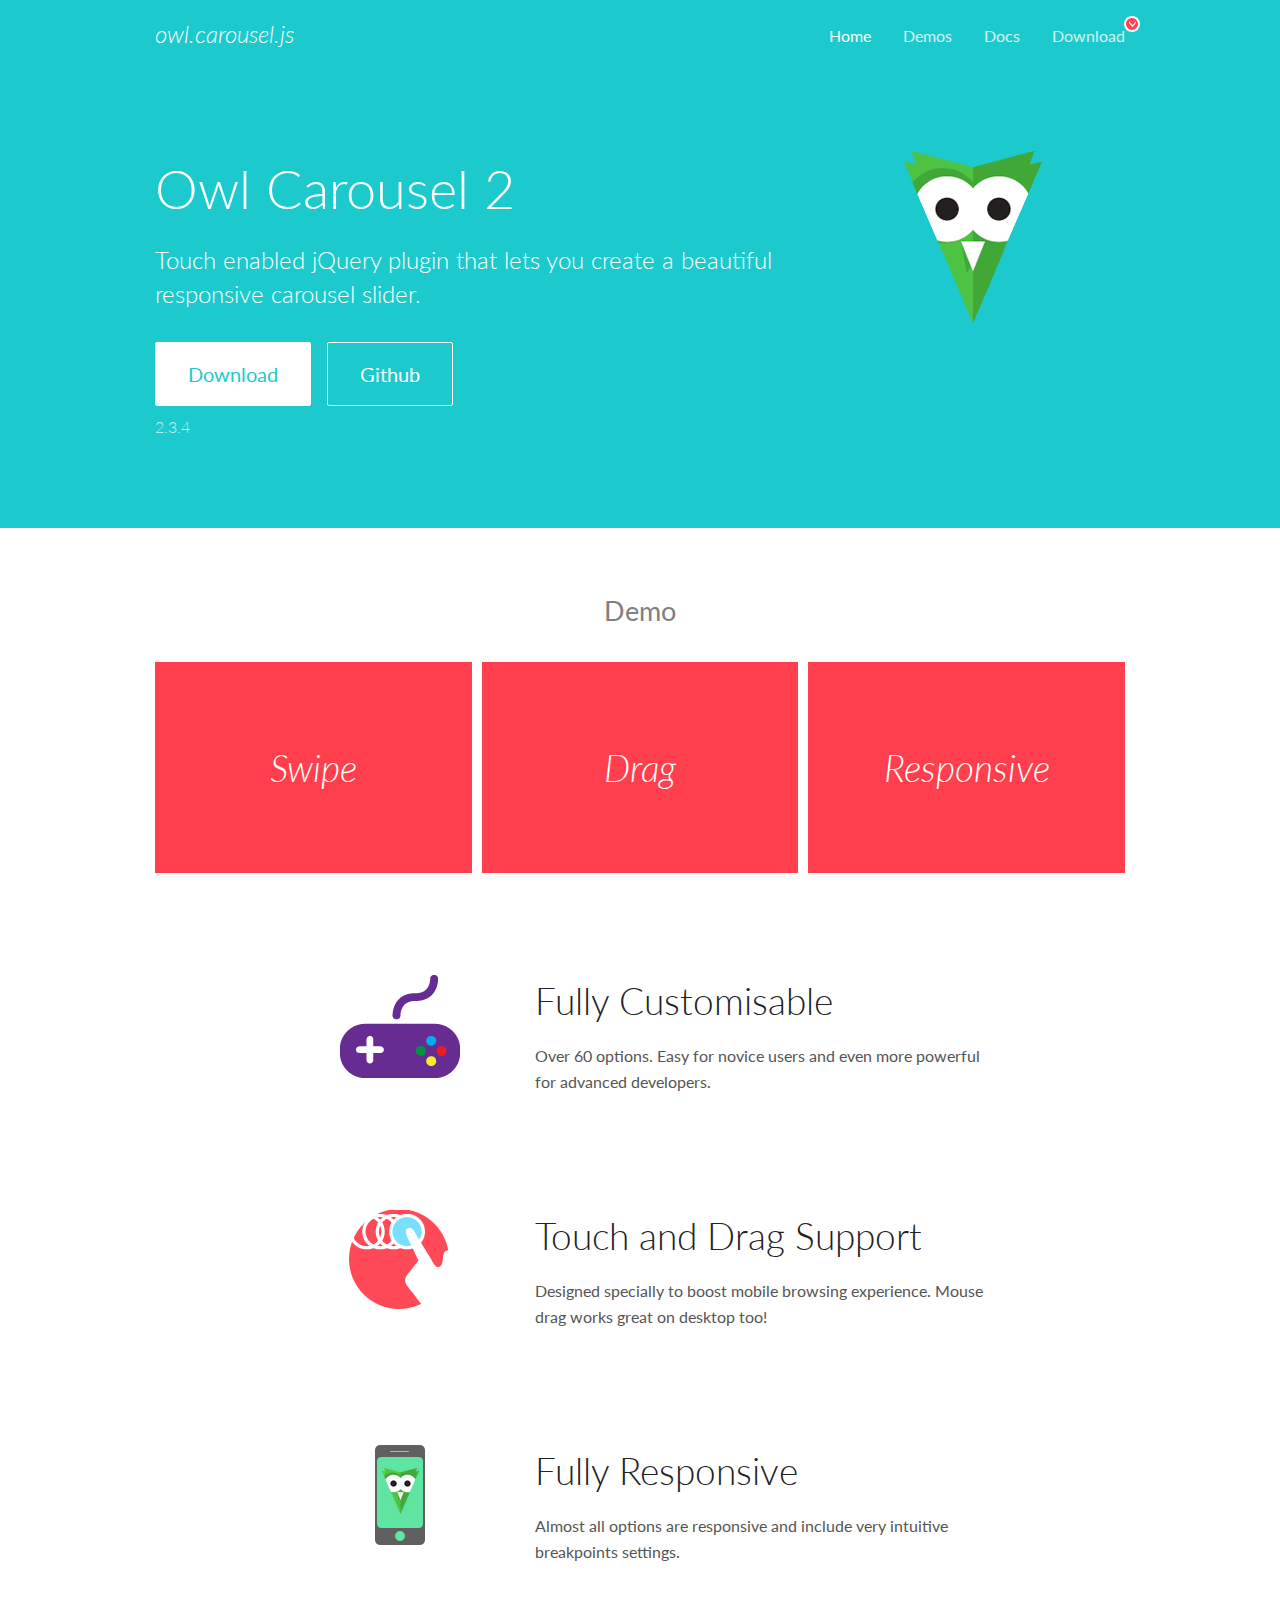
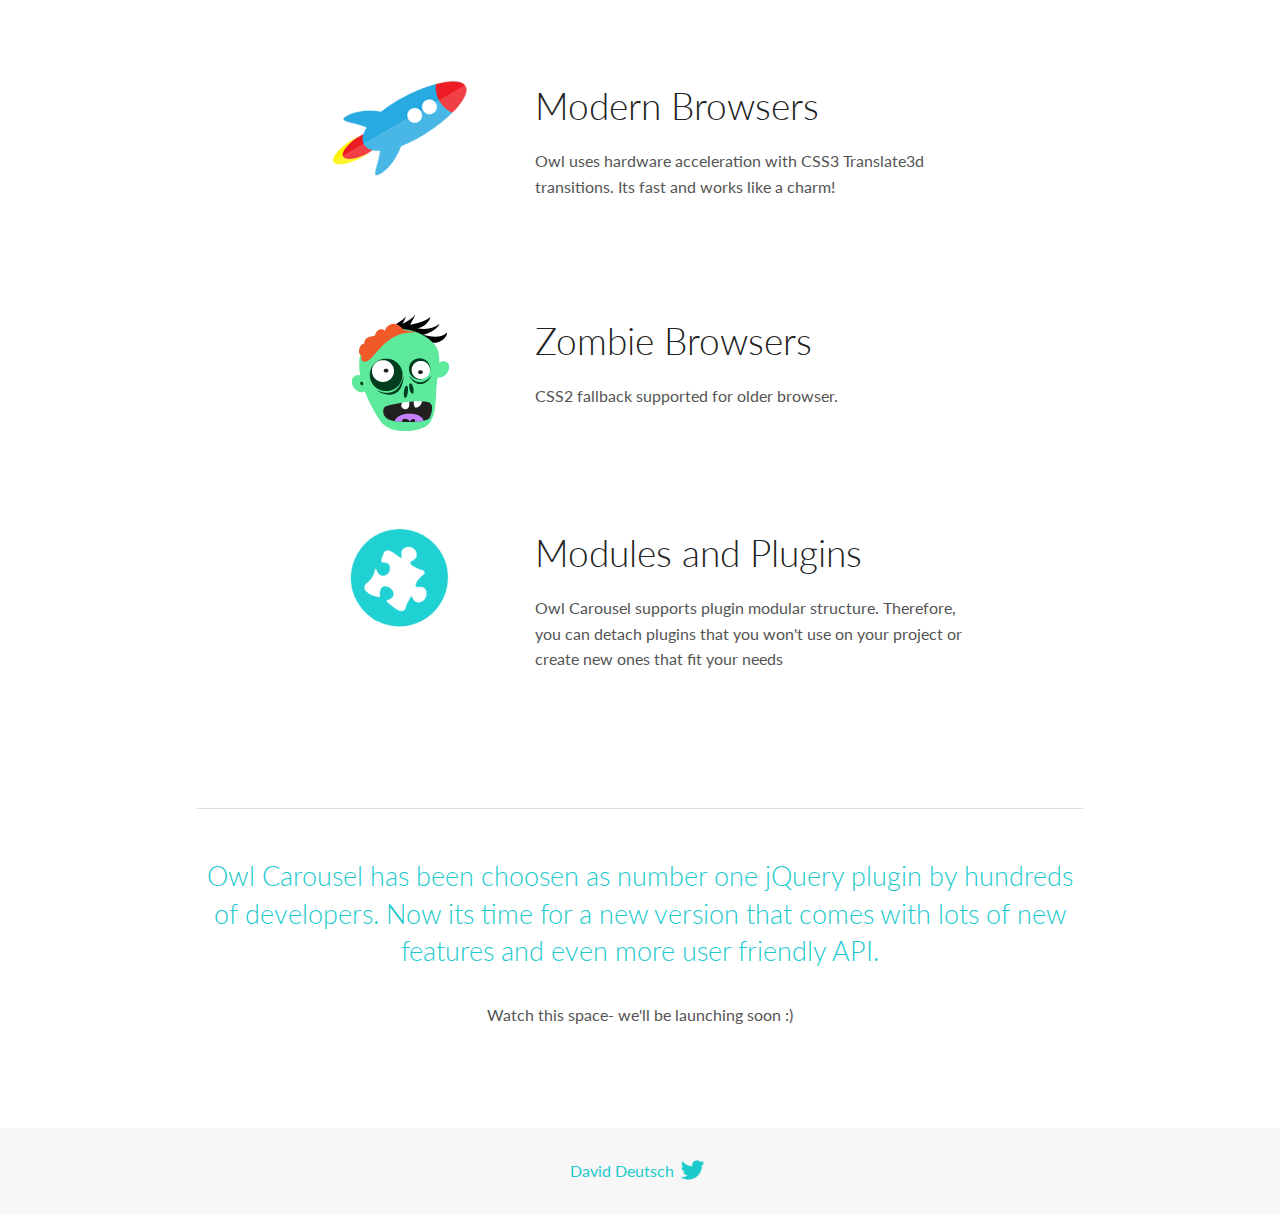
<file: portfolio/05abib/js/OwlCarousel/docs/index.html>
<!DOCTYPE html>
<html lang="en">
  <head>

    <!-- head -->
    <meta charset="utf-8">
    <meta name="msapplication-tap-highlight" content="no" />
    <meta name="viewport" content="width=device-width, initial-scale=1.0" />
    <meta name="description" content="Touch enabled jQuery plugin that lets you create beautiful responsive carousel slider.">
    <meta name="author" content="David Deutsch">
    <title>
      Home | Owl Carousel | 2.3.4
    </title>

    <!-- Stylesheets -->
    <link href='https://fonts.googleapis.com/css?family=Lato:300,400,700,400italic,300italic' rel='stylesheet' type='text/css'>
    <link rel="stylesheet" href="assets/css/docs.theme.min.css">

    <!-- Owl Stylesheets -->
    <link rel="stylesheet" href="assets/owlcarousel/assets/owl.carousel.min.css">
    <link rel="stylesheet" href="assets/owlcarousel/assets/owl.theme.default.min.css">

    <!-- HTML5 shim and Respond.js IE8 support of HTML5 elements and media queries -->

    <!--[if lt IE 9]>
      <script src="https://oss.maxcdn.com/libs/html5shiv/3.7.0/html5shiv.js"></script>
      <script src="https://oss.maxcdn.com/libs/respond.js/1.3.0/respond.min.js"></script>
    <![endif]-->

    <!-- Favicons -->
    <link rel="apple-touch-icon-precomposed" sizes="144x144" href="assets/ico/apple-touch-icon-144-precomposed.png">
    <link rel="shortcut icon" href="assets/ico/favicon.png">
    <link rel="shortcut icon" href="favicon.ico">

    <!-- Yeah i know js should not be in header. Its required for demos.-->

    <!-- javascript -->
    <script src="assets/vendors/jquery.min.js"></script>
    <script src="assets/owlcarousel/owl.carousel.js"></script>
  </head>
  <body>

    <!-- header -->
    <header class="header">
      <div class="row">
        <div class="large-12 columns">
          <div class="brand left">
            <h3>
              <a href="/OwlCarousel2/">owl.carousel.js</a> 
            </h3>
          </div>
          <a id="toggle-nav" class="right">
            <span></span> <span></span> <span></span> 
          </a> 
          <div class="nav-bar">
            <ul class="clearfix">
              <li class="active">
                <a href="/OwlCarousel2/index.html">Home</a> 
              </li>
              <li> <a href="/OwlCarousel2/demos/demos.html">Demos</a>  </li>
              <li> <a href="/OwlCarousel2/docs/started-welcome.html">Docs</a>  </li>
              <li>
                <a href="https://github.com/OwlCarousel2/OwlCarousel2/archive/2.3.4.zip">Download</a> 
                <span class="download"></span> 
              </li>
            </ul>
          </div>
        </div>
      </div>
    </header>

    <!-- home panel -->
    <section id="hero">
      <div class="row">
        <div class="large-8 medium-8 columns">
          <h1>Owl Carousel 2</h1>
          <h4>Touch enabled jQuery plugin that lets you create a beautiful responsive carousel slider.</h4>
          <a href="https://github.com/OwlCarousel2/OwlCarousel2/archive/2.3.4.zip" class="hero-button">Download</a> 
          <a href="https://github.com/OwlCarousel2/OwlCarousel2" class="hero-button outline">Github</a> 
          <p>2.3.4</p>
        </div>
        <div class="large-4 medium-4 columns">
          <img class="owl-logo" src="assets/img/owl-logo.png" alt="mr. Owl">
        </div>
      </div>
    </section>

    <!-- body -->
    <div class="home-demo">
      <div class="row">
        <div class="large-12 columns">
          <h3>Demo</h3>
          <div class="owl-carousel">
            <div class="item">
              <h2>Swipe</h2>
            </div>
            <div class="item">
              <h2>Drag</h2>
            </div>
            <div class="item">
              <h2>Responsive</h2>
            </div>
            <div class="item">
              <h2>CSS3</h2>
            </div>
            <div class="item">
              <h2>Fast</h2>
            </div>
            <div class="item">
              <h2>Easy</h2>
            </div>
            <div class="item">
              <h2>Free</h2>
            </div>
            <div class="item">
              <h2>Upgradable</h2>
            </div>
            <div class="item">
              <h2>Tons of options</h2>
            </div>
            <div class="item">
              <h2>Infinity</h2>
            </div>
            <div class="item">
              <h2>Auto Width</h2>
            </div>
          </div>
        </div>
      </div>
    </div>
    <script>
      var owl = $('.owl-carousel');
      owl.owlCarousel({
        margin: 10,
        loop: true,
        responsive: {
          0: {
            items: 1
          },
          600: {
            items: 2
          },
          1000: {
            items: 3
          }
        }
      })
    </script>

    <!-- features -->
    <div id="features">
      <div class="row">
        <div class="small-12 medium-9 small-centered columns">
          <section class="row feature">
            <div class="medium-4 small-12 columns">
              <img src="assets/img/feature-options.png" alt="">
            </div>
            <div class="medium-8 small-12 columns">
              <h2>Fully Customisable</h2>
              <p>Over 60 options. Easy for novice users and even more powerful for advanced developers.</p>
            </div>
          </section>
          <section class="row feature">
            <div class="medium-4 small-12 columns">
              <img src="assets/img/feature-drag.png" alt="">
            </div>
            <div class="medium-8 small-12 columns">
              <h2>Touch and Drag Support</h2>
              <p>Designed specially to boost mobile browsing experience. Mouse drag works great on desktop too!</p>
            </div>
          </section>
          <section class="row feature">
            <div class="medium-4 small-12 columns">
              <img src="assets/img/feature-responsive.png" alt="">
            </div>
            <div class="medium-8 small-12 columns">
              <h2>Fully Responsive</h2>
              <p>Almost all options are responsive and include very intuitive breakpoints settings.</p>
            </div>
          </section>
          <section class="row feature">
            <div class="medium-4 small-12 columns">
              <img src="assets/img/feature-modern.png" alt="">
            </div>
            <div class="medium-8 small-12 columns">
              <h2>Modern Browsers</h2>
              <p>Owl uses hardware acceleration with CSS3 Translate3d transitions. Its fast and works like a charm! </p>
            </div>
          </section>
          <section class="row feature">
            <div class="medium-4 small-12 columns">
              <img src="assets/img/feature-zombie.png" alt="">
            </div>
            <div class="medium-8 small-12 columns">
              <h2>Zombie Browsers</h2>
              <p>CSS2 fallback supported for older browser.</p>
            </div>
          </section>
          <section class="row feature">
            <div class="medium-4 small-12 columns">
              <img src="assets/img/feature-module.png" alt="">
            </div>
            <div class="medium-8 small-12 columns">
              <h2>Modules and Plugins</h2>
              <p>Owl Carousel supports plugin modular structure. Therefore, you can detach plugins that you won&#x27;t use on your project or create new ones that fit your needs</p>
            </div>
          </section>
        </div>
      </div>
    </div>

    <!-- footer -->
    <section id="teaser-text">
      <div class="row">
        <div class="small-12 medium-11 small-centered columns">
          <hr>
          <h3 id="owl-carousel-has-been-choosen-as-number-one-jquery-plugin-by-hundreds-of-developers-now-its-time-for-a-new-version-that-comes-with-lots-of-new-features-and-even-more-user-friendly-api-">Owl Carousel has been choosen as number one jQuery plugin by hundreds of developers. Now its time for a new version that comes with lots of new features and even more user friendly API.</h3>
          <p>Watch this space- we&#39;ll be launching soon :)</p>
        </div>
      </div>
    </section>

    <!-- footer -->
    <footer class="footer">
      <div class="row">
        <div class="large-12 columns">
          <h5>
            <a href="/OwlCarousel2/docs/support-contact.html">David Deutsch</a> 
            <a id="custom-tweet-button" href="https://twitter.com/share?url=https://github.com/OwlCarousel2/OwlCarousel2&text=Owl Carousel - This is so awesome! " target="_blank"></a> 
          </h5>
        </div>
      </div>
    </footer>

    <!-- vendors -->
    <script src="assets/vendors/highlight.js"></script>
    <script src="assets/js/app.js"></script>
  </body>
</html>
</file>
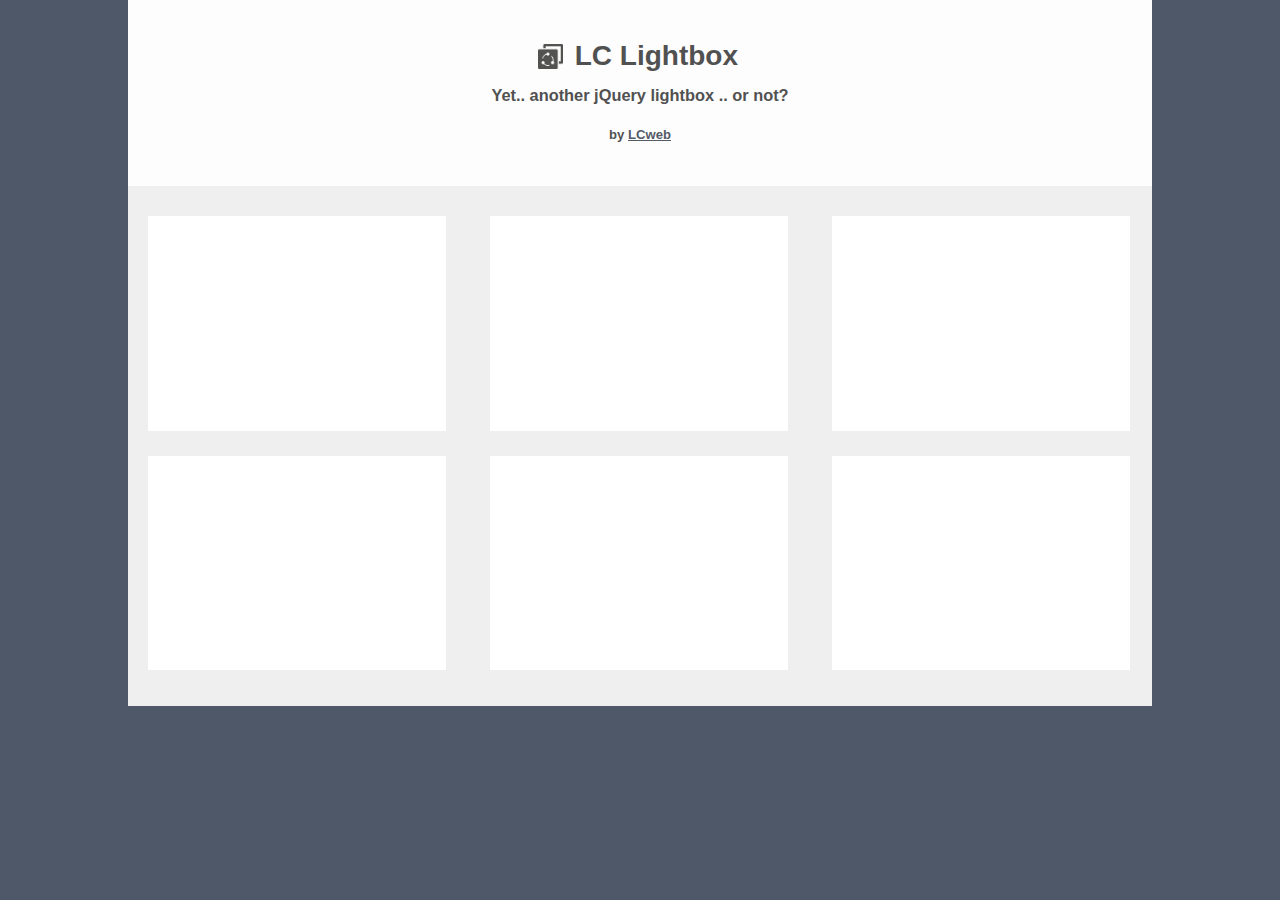
<file: js/LC-Lightbox-LITE-master/demo_lite.html>
<!DOCTYPE html PUBLIC "-//W3C//DTD XHTML 1.0 Transitional//EN" "http://www.w3.org/TR/xhtml1/DTD/xhtml1-transitional.dtd">
<html xmlns="http://www.w3.org/1999/xhtml">
<head>
<meta http-equiv="Content-Type" content="text/html; charset=utf-8" />
<meta name="viewport" content="width=device-width, initial-scale=1, maximum-scale=1">  
<title>LC Lightbox - Image Gallery Demo</title>



<!-- PAGE'S BASE CSS -->
<style type="text/css">
/*! normalize.css v2.1.2 | MIT License | git.io/normalize */article,aside,details,figcaption,figure,footer,header,hgroup,main,nav,section,summary{display:block}audio,canvas,video{display:inline-block}audio:not([controls]){display:none;height:0}[hidden]{display:none}html{font-family:sans-serif;-ms-text-size-adjust:100%;-webkit-text-size-adjust:100%}body{margin:0}a:focus{outline:thin dotted}a:active,a:hover{outline:0}h1{font-size:2em;margin:.67em 0}abbr[title]{border-bottom:1px dotted}b,strong{font-weight:700}dfn{font-style:italic}hr{-moz-box-sizing:content-box;box-sizing:content-box;height:0}mark{background:#ff0;color:#000}code,kbd,pre,samp{font-family:monospace,serif;font-size:1em}pre{white-space:pre-wrap}q{quotes:"\201C" "\201D" "\2018" "\2019"}small{font-size:80%}sub,sup{font-size:75%;line-height:0;position:relative;vertical-align:baseline}sup{top:-.5em}sub{bottom:-.25em}img{border:0}svg:not(:root){overflow:hidden}figure{margin:0}fieldset{border:1px solid silver;margin:0 2px;padding:.35em .625em .75em}legend{border:0;padding:0}button,input,select,textarea{font-family:inherit;font-size:100%;margin:0}button,input{line-height:normal}button,select{text-transform:none}button,html input[type=button],input[type=reset],input[type=submit]{-webkit-appearance:button;cursor:pointer}button[disabled],html input[disabled]{cursor:default}input[type=checkbox],input[type=radio]{box-sizing:border-box;padding:0}input[type=search]{-webkit-appearance:textfield;-moz-box-sizing:content-box;-webkit-box-sizing:content-box;box-sizing:content-box}input[type=search]::-webkit-search-cancel-button,input[type=search]::-webkit-search-decoration{-webkit-appearance:none}button::-moz-focus-inner,input::-moz-focus-inner{border:0;padding:0}textarea{overflow:auto;vertical-align:top}table{border-collapse:collapse;border-spacing:0}



body{font:14px/20px Arial,sans-serif;background-color:#4E5869;margin:0;padding:0;color:#000}dl,ol,ul{padding:0;margin:0}h1,h2,h3,h4,h5,h6,p{margin-top:0;padding-right:15px;padding-left:15px}a img{border:none}a:link{color:#414958;text-decoration:underline}a:visited{color:#4E5869;text-decoration:underline}a:active,a:focus,a:hover{text-decoration:none}.container{width:80%;max-width:1260px;min-width:335px;background-color:#FFF;margin:0 auto}.header{background-color:#fdfdfd;}.sidebar1{float:right;width:20%;background-color:#93A5C4;padding-bottom:10px}.content{padding:10px 0;width:100%;float:right;background-color:#efefef}.content ol,.content ul{padding:0 15px 15px 40px}ul.nav{list-style:none;border-top:1px solid #666;margin-bottom:15px}ul.nav li{border-bottom:1px solid #666}ul.nav a,ul.nav a:visited{padding:5px 5px 5px 15px;display:block;text-decoration:none;background-color:#8090AB;color:#000}ul.nav a:active,ul.nav a:focus,ul.nav a:hover{background-color:#6F7D94;color:#FFF}.fltrt{float:right;margin-left:8px}.fltlft{float:left;margin-right:8px}.clearfloat{clear:both;height:0;font-size:1px;line-height:0}.content,.sidebar1{min-height:500px}.content>div{margin:20px 15px}@media screen and (max-width:900px){.content>div{width:100%!important}}

#logo {
	background: url('[data-uri]') no-repeat center center transparent;
	background-size: contain;
	width: 25px;
	height: 25px;
	display: inline-block;	
	position: relative;
	bottom: -4px;
	left: -4px;
}

.elem, .elem * {
	box-sizing: border-box;
	margin: 0 !important;	
}
.elem {
	display: inline-block;
	font-size: 0;
	width: 33%;
	border: 20px solid transparent;
	border-bottom: none;
	background: #fff;
	padding: 10px;
	height: auto;
	background-clip: padding-box;
}
.elem > span {
	display: block;
	cursor: pointer;
	height: 0;
	padding-bottom:	70%;
	background-size: cover;	
	background-position: center center;
}
</style>






<!-- LIGHTBOX FADING SHOW/HIDE EFFECT (as explained in documentation) -->
<style type="text/css">
.lcl_fade_oc.lcl_pre_show #lcl_overlay,
.lcl_fade_oc.lcl_pre_show #lcl_window,
.lcl_fade_oc.lcl_is_closing #lcl_overlay,
.lcl_fade_oc.lcl_is_closing #lcl_window {
	opacity: 0 !important;
}
.lcl_fade_oc.lcl_is_closing #lcl_overlay {
	-webkit-transition-delay: .15s !important; 
	transition-delay: .15s !important;
}
</style>






<!-- //////////////////////////////////////////////// -->
<!-- REQUIRED ELEMENTS -->

<script src="lib/jquery.js" type="text/javascript"></script>

<script src="js/lc_lightbox.lite.js" type="text/javascript"></script>
<link rel="stylesheet" href="css/lc_lightbox.css" />


<!-- SKINS -->
<link rel="stylesheet" href="skins/minimal.css" />


<!-- ASSETS -->
<script src="lib/AlloyFinger/alloy_finger.min.js" type="text/javascript"></script>

<!-- //////////////////////////////////////////////// -->
<!-- //////////////////////////////////////////////// -->

</head>

<body>

<div class="container">
    <div class="header">
          
          <div style="text-align: center; color: #3f3f3f; padding: 40px 20px 25px; opacity: 0.9;"> 
              <h1><span id="logo"></span> LC Lightbox</h1>
              <h3>Yet.. another jQuery lightbox .. or not?<br/><br/>
                  <small>by <a href="https://lcweb.it/" target="_blank">LCweb</a></small>
              </h3>
          </div>
    </div>
    
    
	<div class="content">
    
   		<a class="elem" href="https://images.unsplash.com/photo-1476514525535-07fb3b4ae5f1?dpr=1&auto=format&fit=crop&w=2000&q=80&cs=tinysrgb" title="image 1" data-lcl-txt="lorem ipsum dolor sit amet" data-lcl-author="someone" data-lcl-thumb="https://images.unsplash.com/photo-1476514525535-07fb3b4ae5f1?dpr=1&auto=format&fit=crop&w=150&q=80&cs=tinysrgb">
        	<span style="background-image: url(https://images.unsplash.com/photo-1476514525535-07fb3b4ae5f1?dpr=1&auto=format&fit=crop&w=400&q=80&cs=tinysrgb);"></span>
        </a>
        <a class="elem" href="https://images.unsplash.com/photo-1502082553048-f009c37129b9?dpr=1&auto=format&fit=crop&w=2000&q=80&cs=tinysrgb" title="image 2" data-lcl-txt="lorem ipsum dolor sit amet" data-lcl-author="someone" data-lcl-thumb="https://images.unsplash.com/photo-1502082553048-f009c37129b9?dpr=1&auto=format&fit=crop&w=150&q=80&cs=tinysrgb">
        	<span style="background-image: url(https://images.unsplash.com/photo-1502082553048-f009c37129b9?dpr=1&auto=format&fit=crop&w=400&q=80&cs=tinysrgb);"></span>
        </a>
        <a class="elem" href="https://images.unsplash.com/photo-1442850473887-0fb77cd0b337?dpr=1&auto=format&fit=crop&w=2000&q=80&cs=tinysrgb" title="image 3" data-lcl-txt="lorem ipsum dolor sit amet" data-lcl-author="someone" data-lcl-thumb="https://images.unsplash.com/photo-1442850473887-0fb77cd0b337?dpr=1&auto=format&fit=crop&w=150&q=80&cs=tinysrgb">
        	<span style="background-image: url(https://images.unsplash.com/photo-1442850473887-0fb77cd0b337?dpr=1&auto=format&fit=crop&w=400&q=80&cs=tinysrgb);"></span>
        </a>
        
        
        <a class="elem" href="https://images.unsplash.com/photo-1431794062232-2a99a5431c6c?dpr=1&auto=format&fit=crop&w=2000&q=80&cs=tinysrgb" title="image 4" data-lcl-txt="lorem ipsum dolor sit amet" data-lcl-author="someone" data-lcl-thumb="https://images.unsplash.com/photo-1431794062232-2a99a5431c6c?dpr=1&auto=format&fit=crop&w=150&q=80&cs=tinysrgb">
        	<span style="background-image: url(https://images.unsplash.com/photo-1431794062232-2a99a5431c6c?dpr=1&auto=format&fit=crop&w=400&q=80&cs=tinysrgb);"></span>
        </a>
        <a class="elem" href="https://images.unsplash.com/photo-1432405972618-c60b0225b8f9?dpr=1&auto=format&fit=crop&w=2000&q=80&cs=tinysrgb" title="image 5" data-lcl-txt="lorem ipsum dolor sit amet" data-lcl-author="someone" data-lcl-thumb="https://images.unsplash.com/photo-1432405972618-c60b0225b8f9?dpr=1&auto=format&fit=crop&w=150&q=80&cs=tinysrgb">
        	<span style="background-image: url(https://images.unsplash.com/photo-1432405972618-c60b0225b8f9?dpr=1&auto=format&fit=crop&w=400&q=80&cs=tinysrgb);"></span>
        </a>
        <a class="elem" href="https://images.unsplash.com/photo-1482192505345-5655af888cc4?dpr=1&auto=format&fit=crop&w=2000&q=80&cs=tinysrgb" title="image 6" data-lcl-txt="lorem ipsum dolor sit amet" data-lcl-author="someone" data-lcl-thumb="https://images.unsplash.com/photo-1482192505345-5655af888cc4?dpr=1&auto=format&fit=crop&w=150&q=80&cs=tinysrgb">
        	<span style="background-image: url(https://images.unsplash.com/photo-1482192505345-5655af888cc4?dpr=1&auto=format&fit=crop&w=400&q=80&cs=tinysrgb);"></span>
        </a>
   
   		<br/><br/>
   	</div>
</div>



<!-- //////////////////////////////////////////////// -->
<!-- LIGHTBOX INITIALIZATION -->
<script type="text/javascript">
$(document).ready(function(e) {
   
	// live handler
	lc_lightbox('.elem', {
		wrap_class: 'lcl_fade_oc',
		gallery : true,	
		thumb_attr: 'data-lcl-thumb', 
		
		skin: 'minimal',
		radius: 0,
		padding	: 0,
		border_w: 0,
	});	

});
</script>
<!-- //////////////////////////////////////////////// -->
<!-- //////////////////////////////////////////////// -->

</body>
</html>
</file>
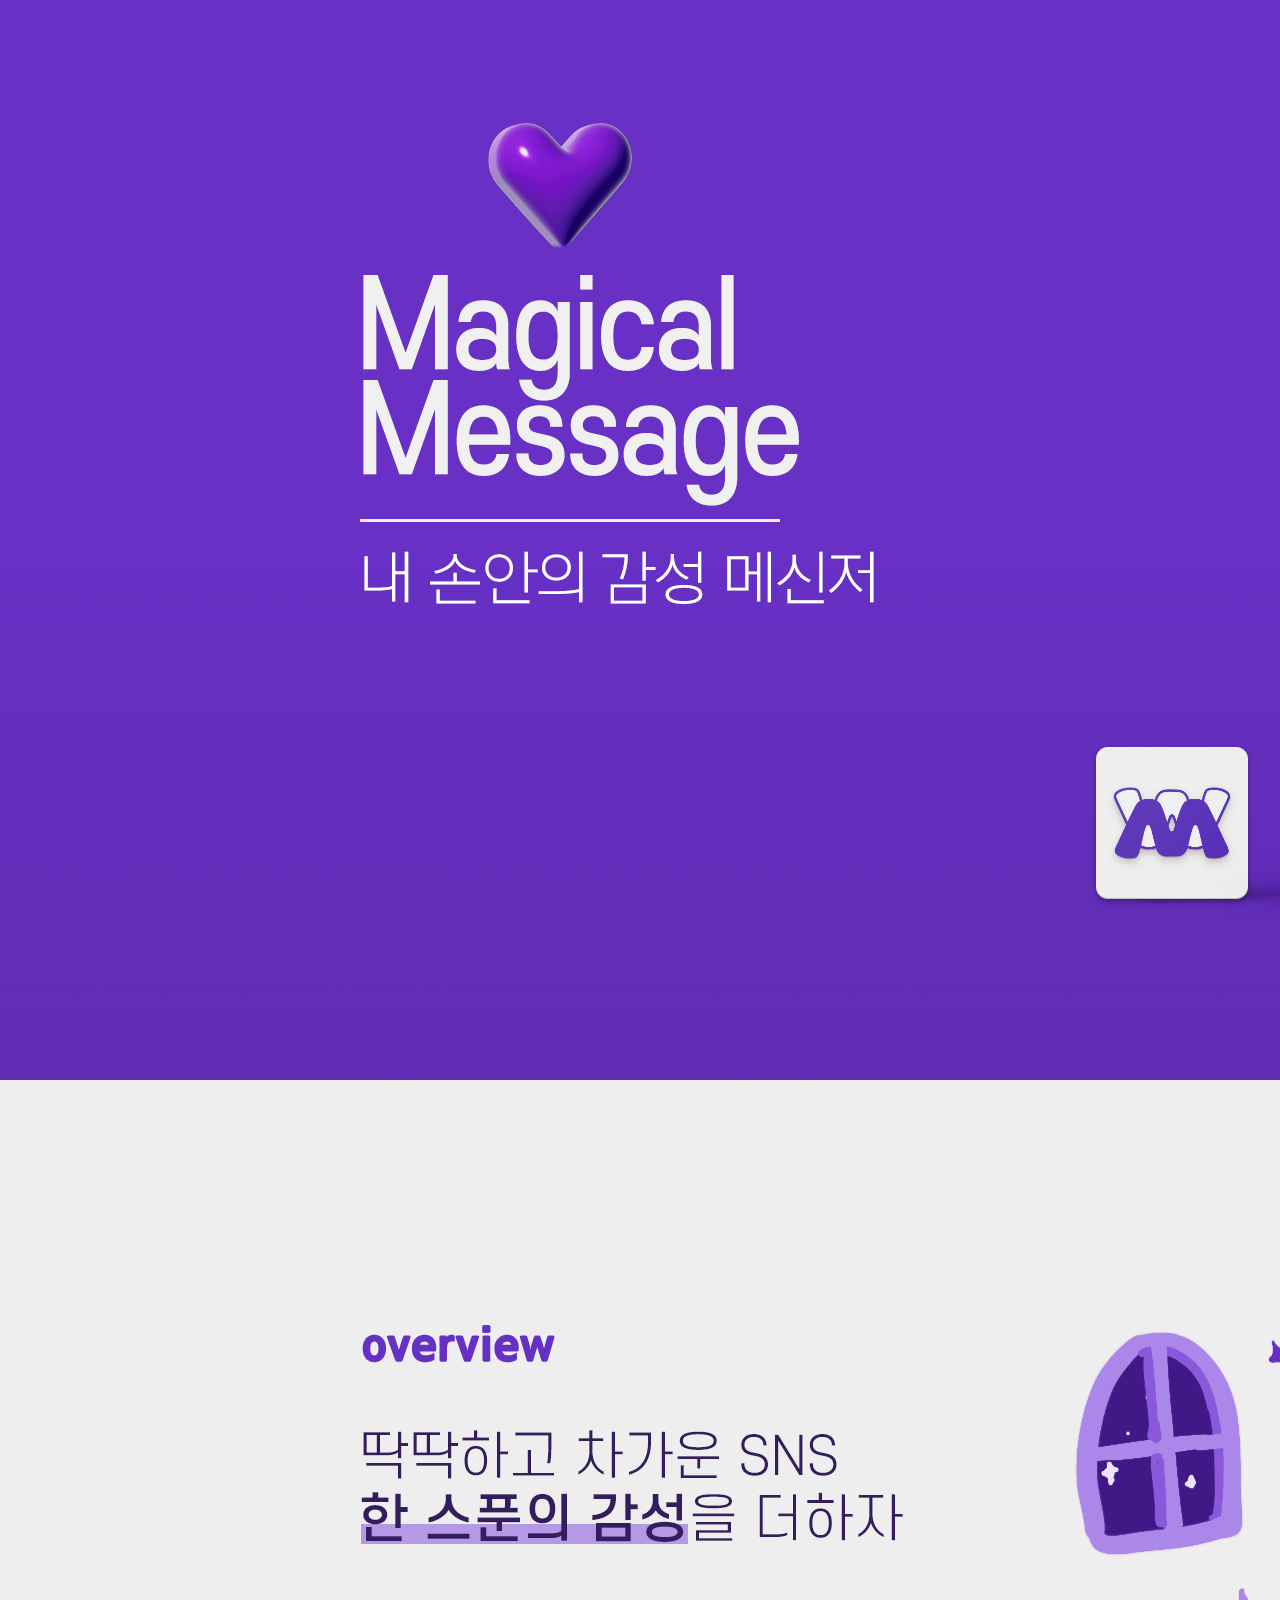
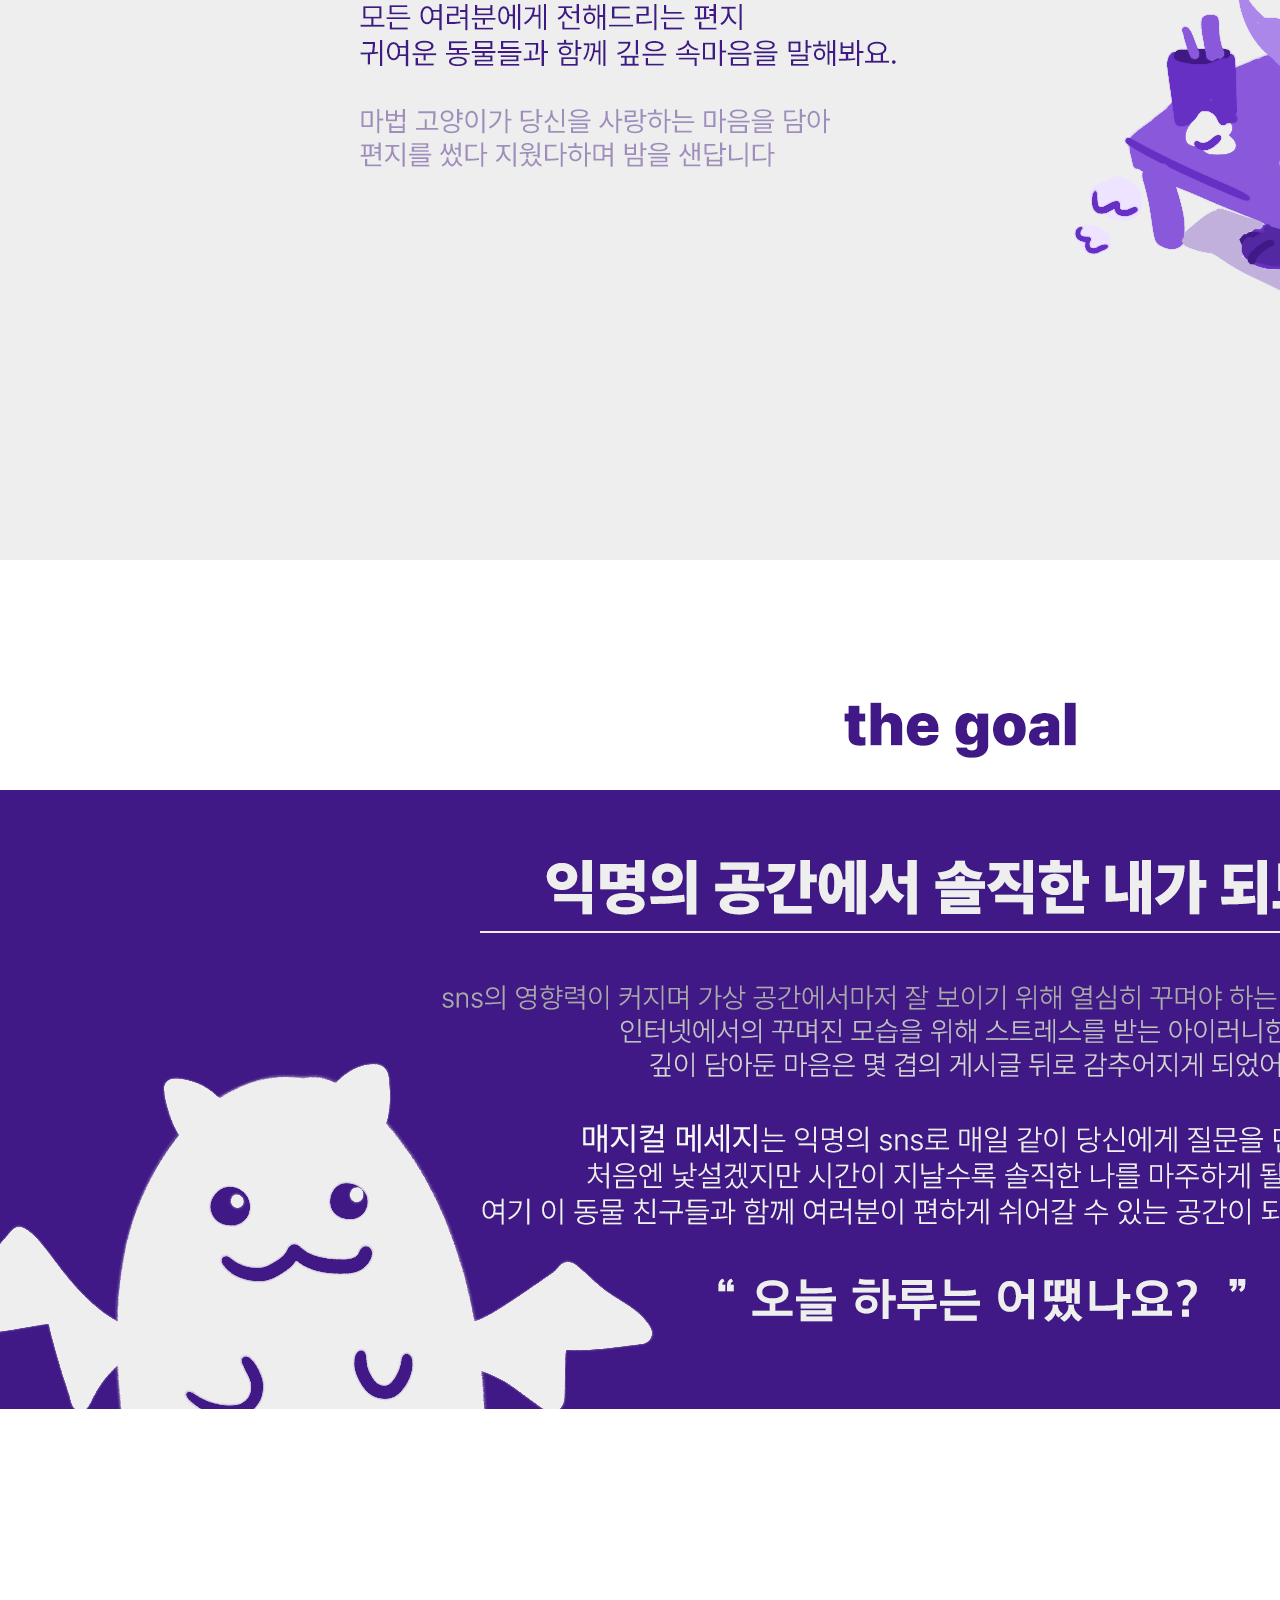
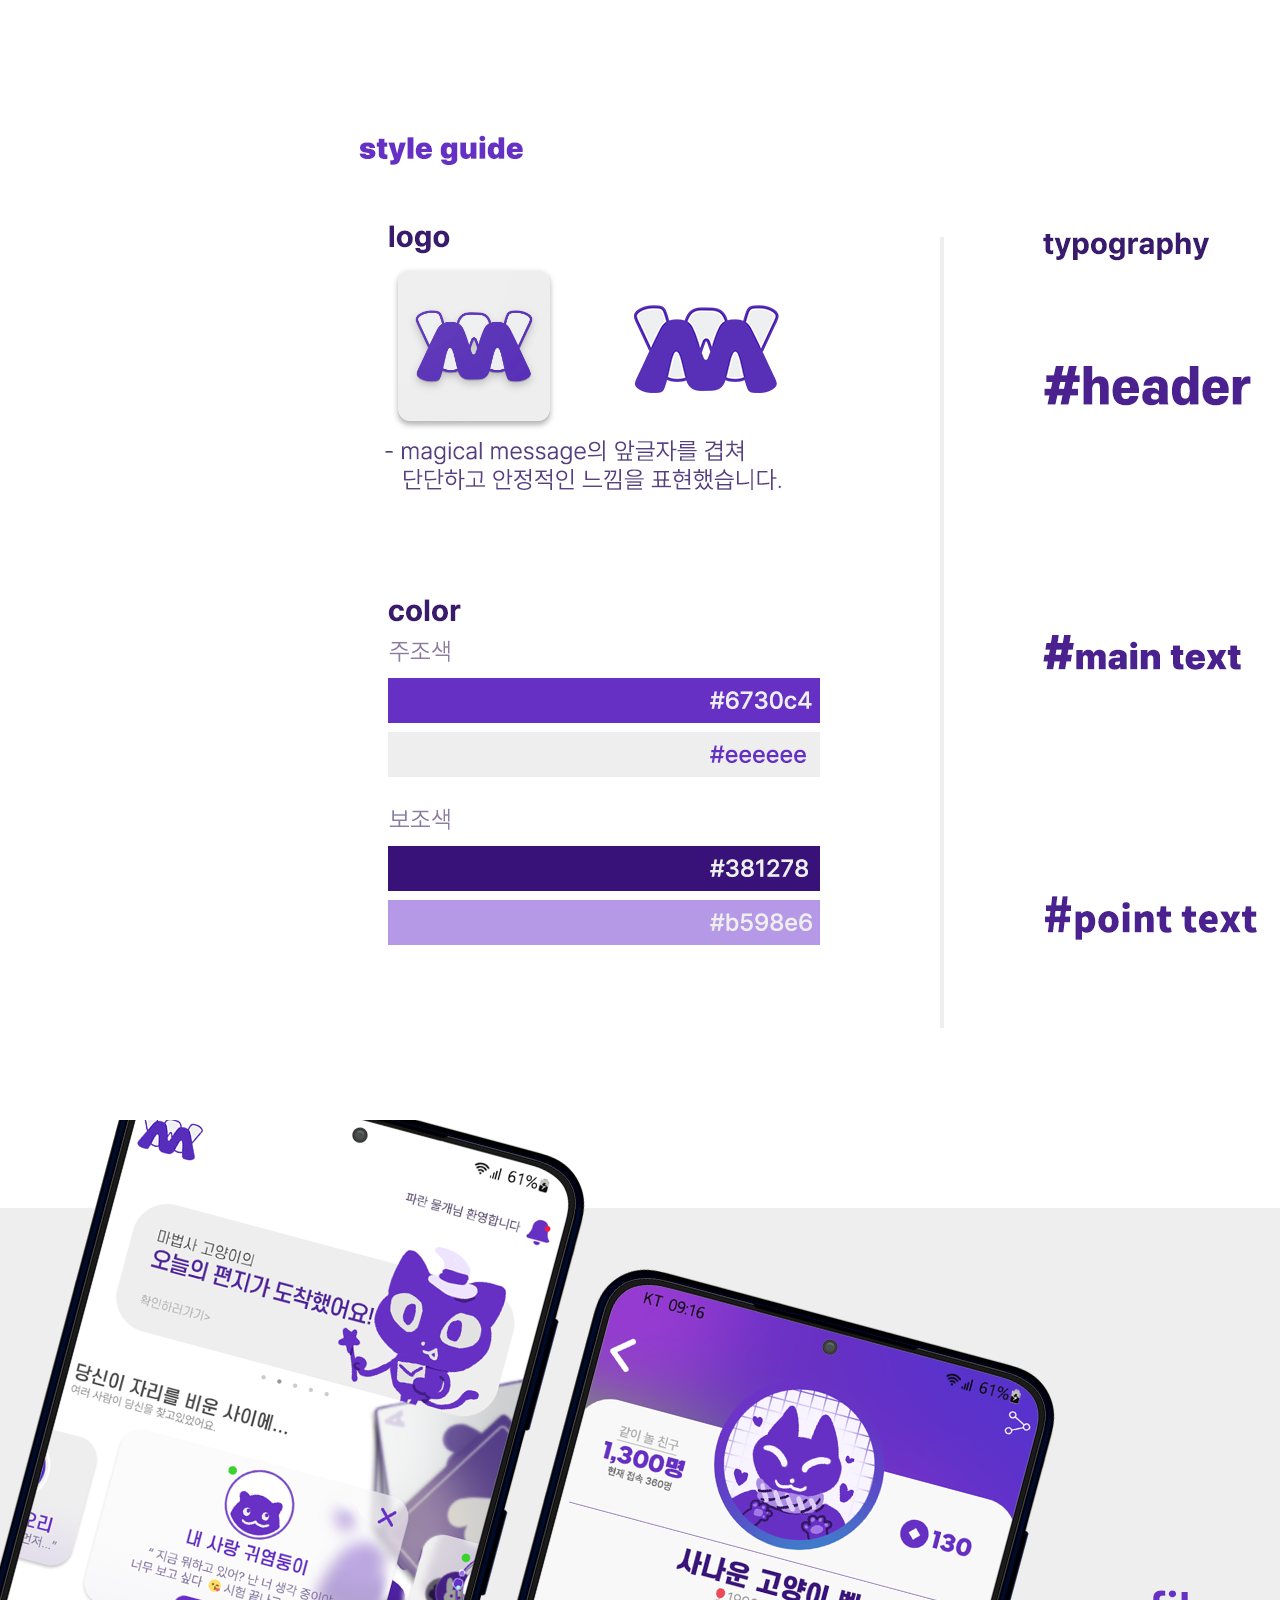
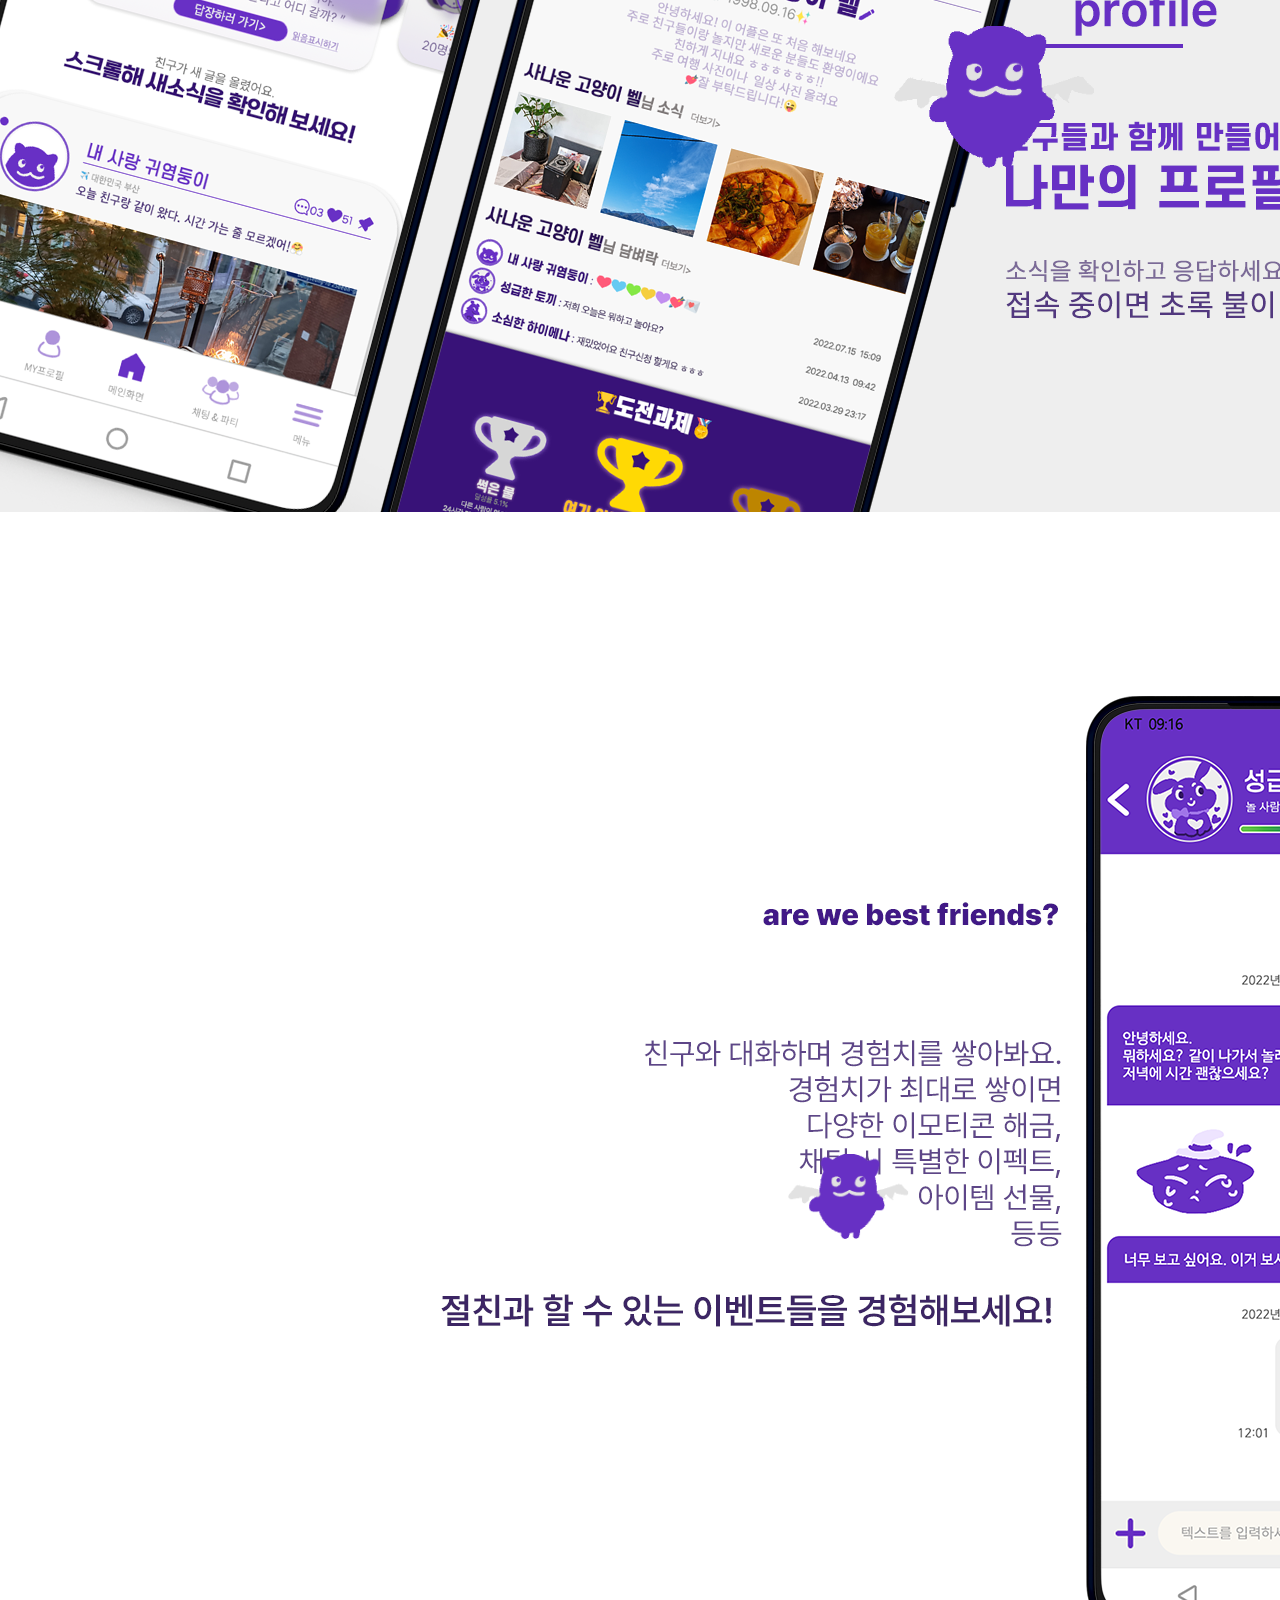
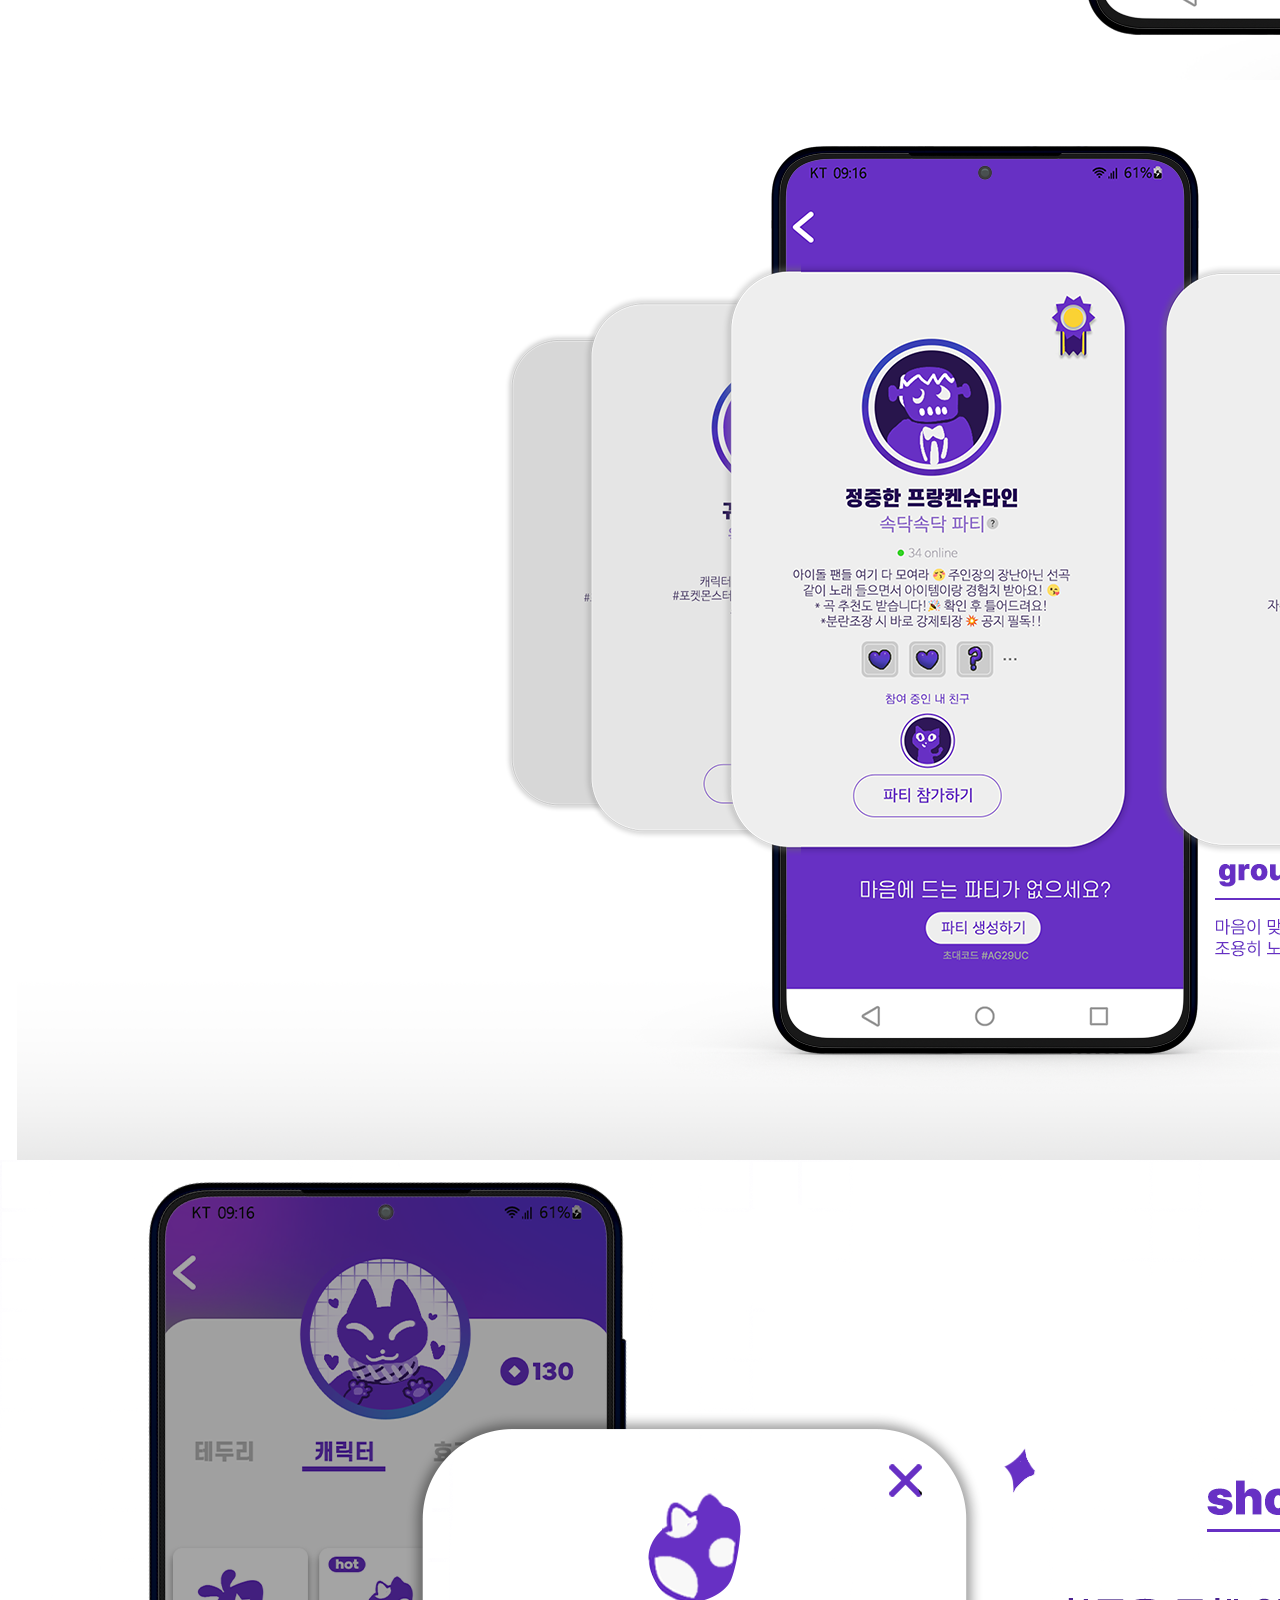
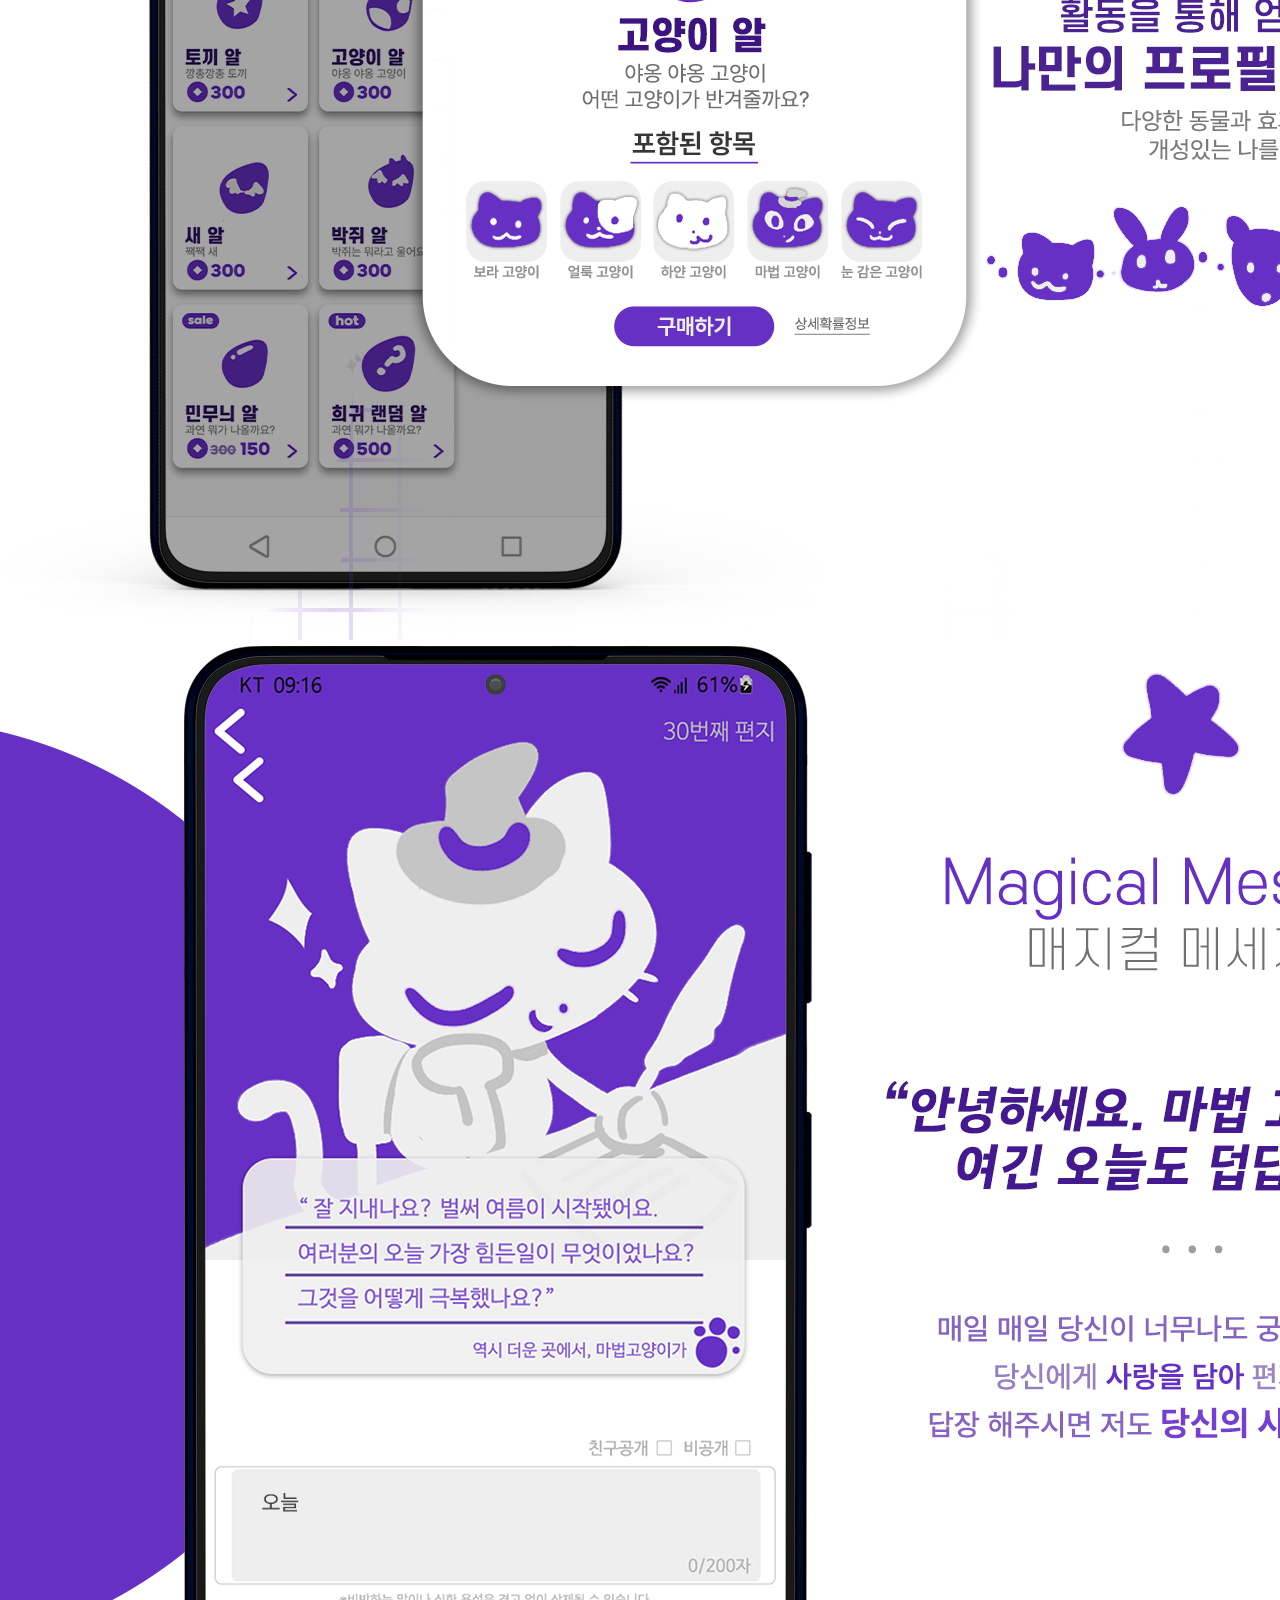
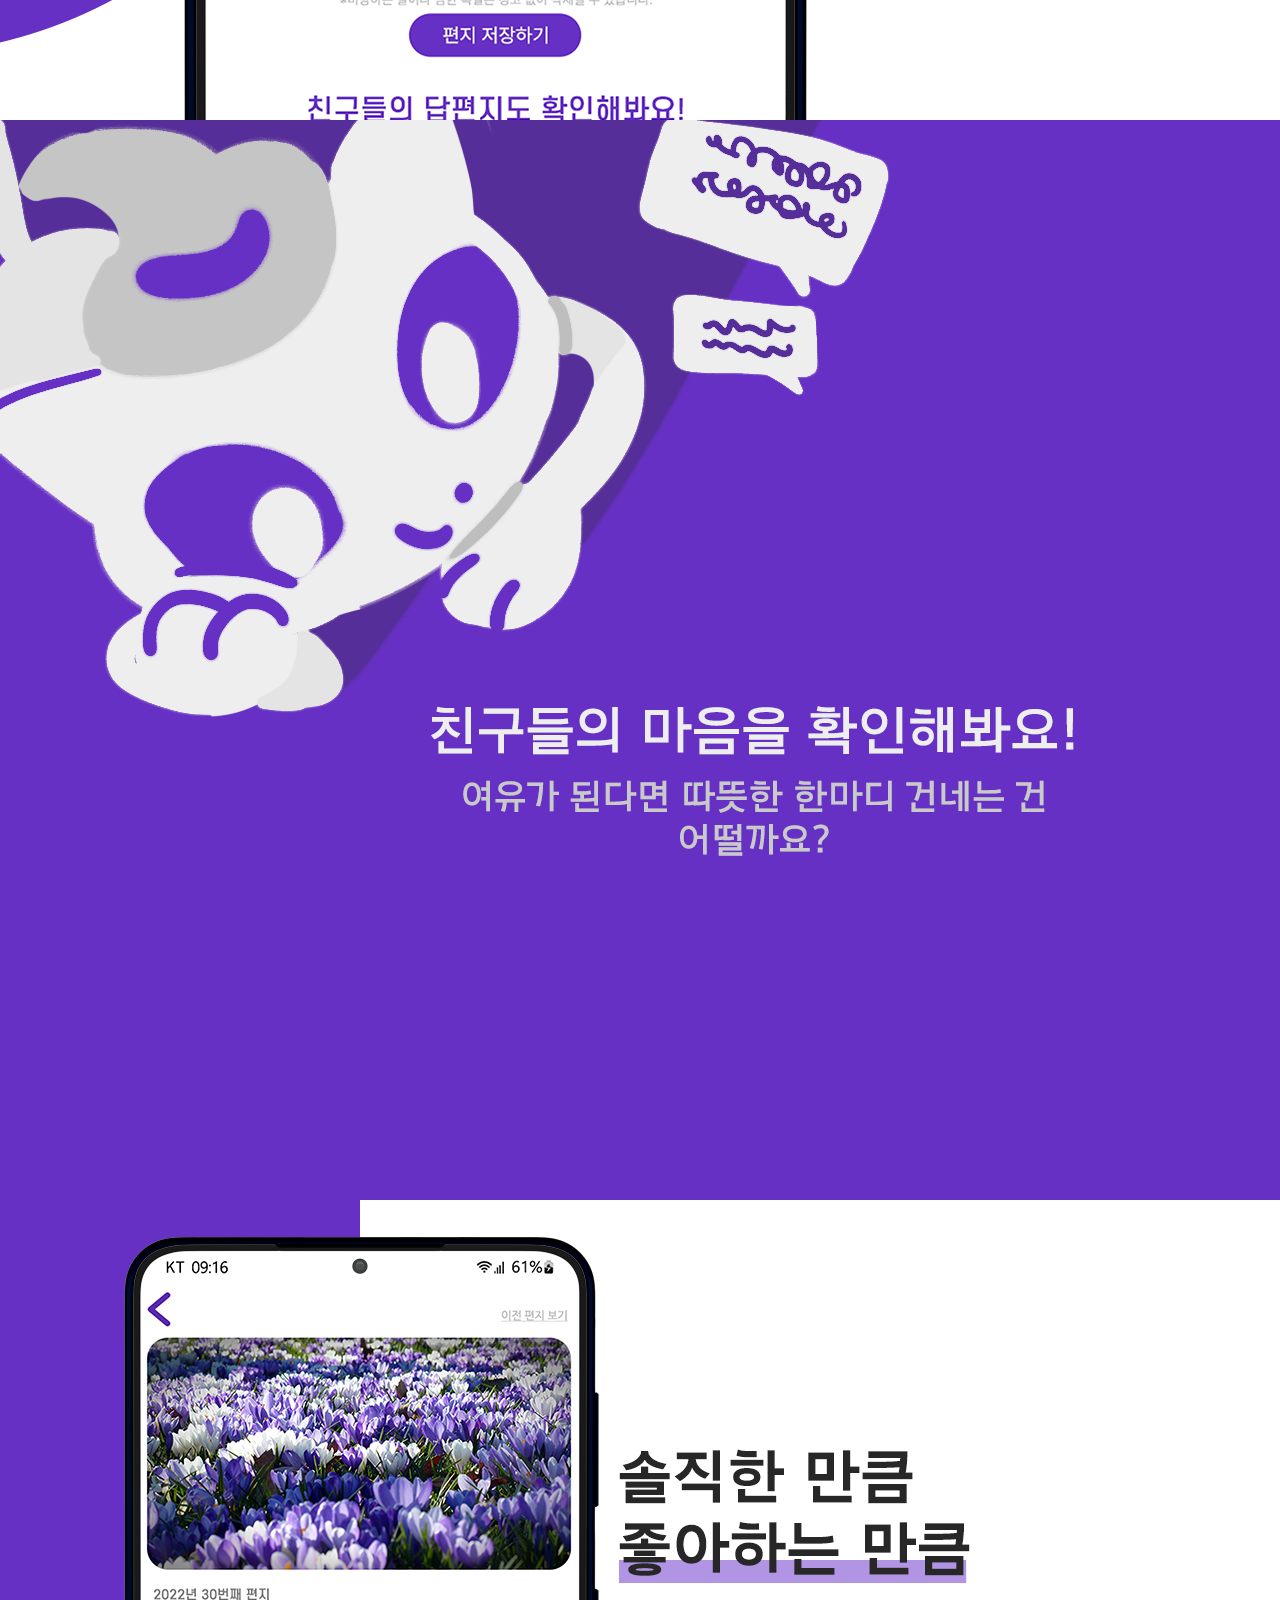
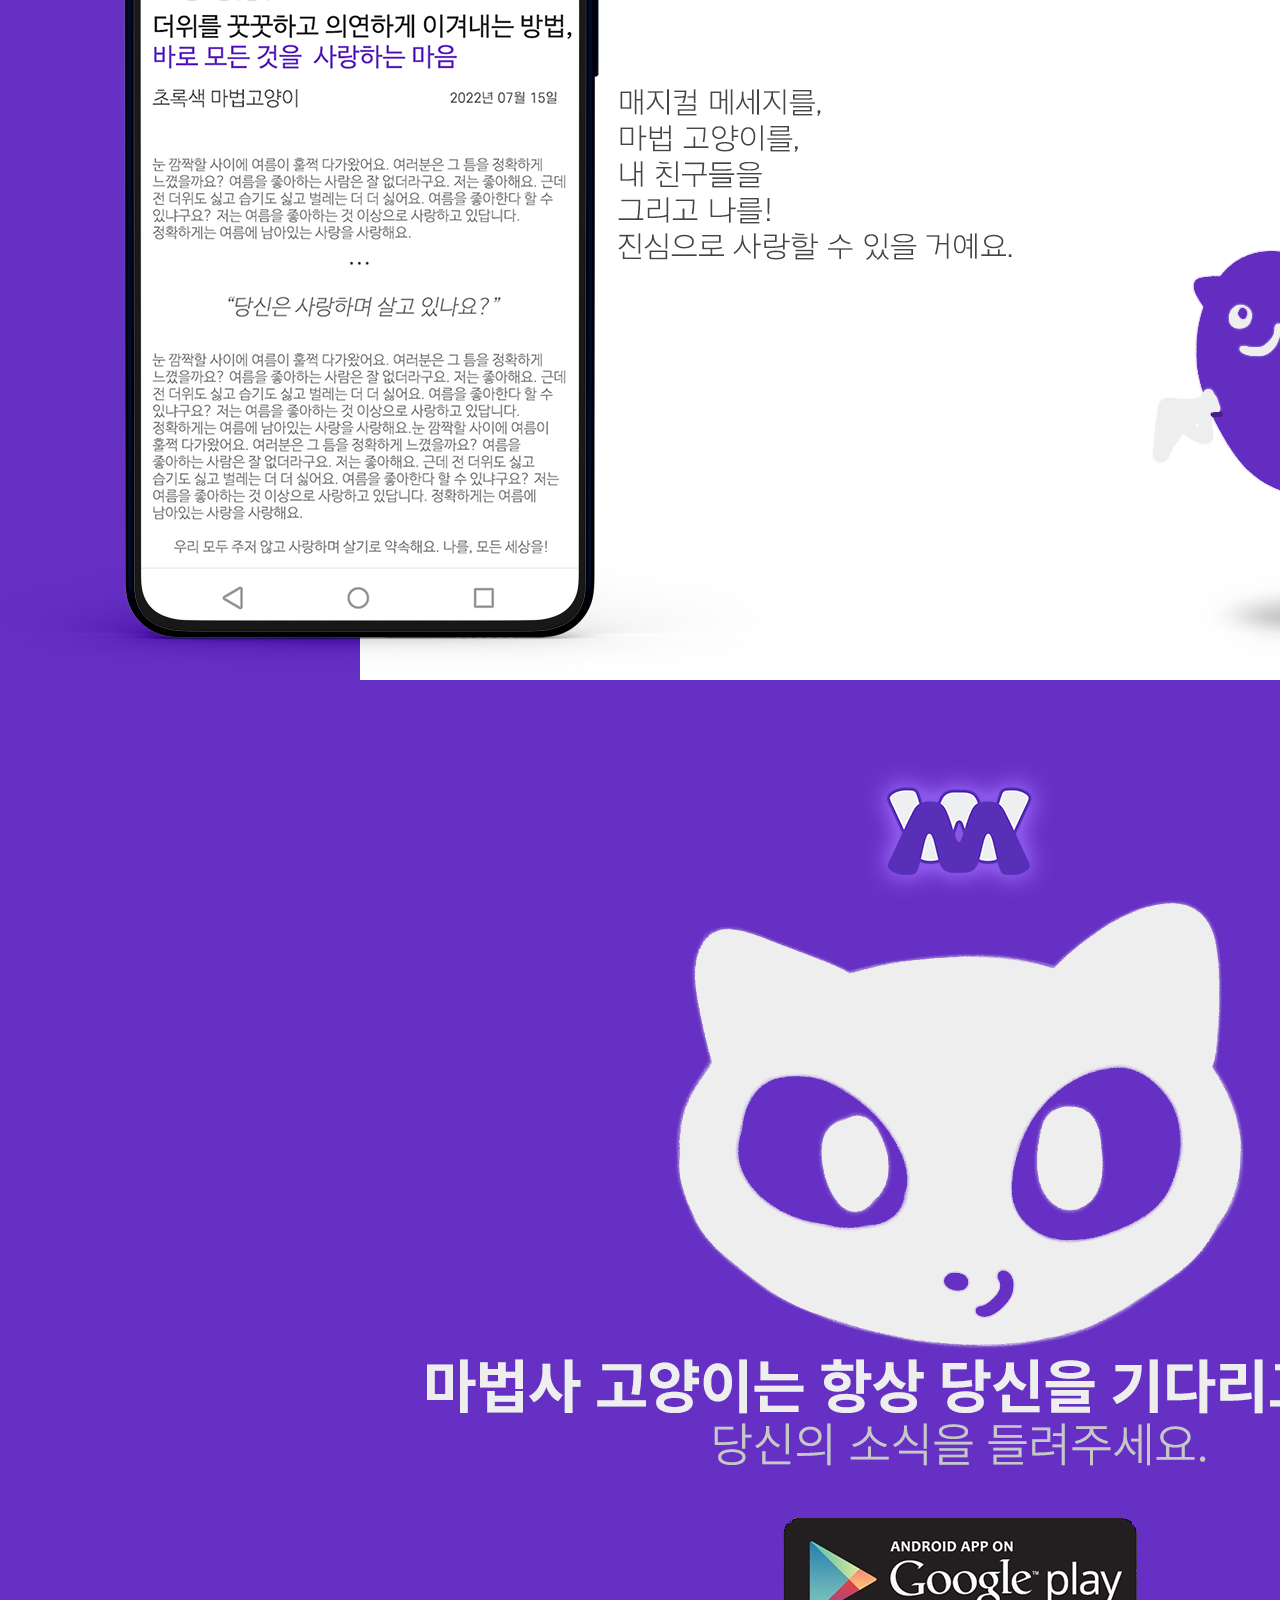
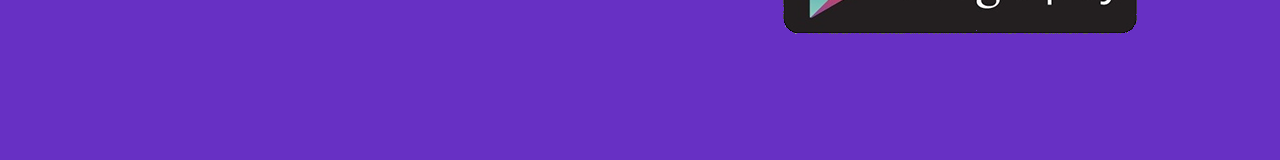
<file: portfolio/04MM/앱소개_html/앱소개.html>
<!DOCTYPE html>
<html lang="ko">
<head>
    <meta charset="UTF-8">
    <meta http-equiv="X-UA-Compatible" content="IE=edge">
    <meta name="viewport" content="width=device-width, initial-scale=1.0">
    <title>Magical Message</title>
</head>
<style>
    *{margin: 0; padding: 0;}
    img{vertical-align: top;}
    
    body{
        overflow-x: hidden;
    }
    #wrap{
        max-width: 1920px;
    }

    #wrap div{
        width:  100%;
        height: 100%;
    }
    .box05{
        position: relative;
    }

    .ani{
        position: absolute;
        top: 58%;
        right: -100px;
        transform: translateY(-50%);
        width: auto; height: 1000px;
    }
    .box06{
        position: relative;
    }

    .gif{
        position: absolute;
        top: 58%;
        right: 200px;
        transform: translateY(-50%);
        width: auto; height: 600px;
    }
    .box09{
        position: relative;
    }
    .txt{
        position: absolute;
        top: 820px;
        left: 240px;
        width: 180px;
        height: auto;
    }
</style>
<body>
    <div id="wrap">
        <div class="box01"><img src="img/01.png" alt=""></div>
        <div class="box02"><img src="img/02.png" alt=""></div>
        <div class="box03"><img src="img/03.png" alt=""></div>
        <div class="box04"><img src="img/04.png" alt=""></div>
        <div class="box05">
            <img src="img/05.png" alt="">
            <img class="ani" src="img/animation2.gif" alt="">
        </div>
        <div class="box06">
            <img src="img/06.png" alt="">
            <img class="gif" src="img/animation2.gif" alt="">
        </div>
        <div class="box07"><img src="img/07.png" alt=""></div>
        <div class="box08"><img src="img/08.png" alt=""></div>
        <div class="box09">
            <img src="img/09.png" alt="">
            <img class="txt" src="img/txt.gif" alt="">
        </div>
        <div class="box10"><img src="img/10.png" alt=""></div>
        <div class="box11"><img src="img/11.png" alt=""></div>
        <div class="box12"><img src="img/12.png" alt=""></div>
    </div>
</body>
</html>
</file>
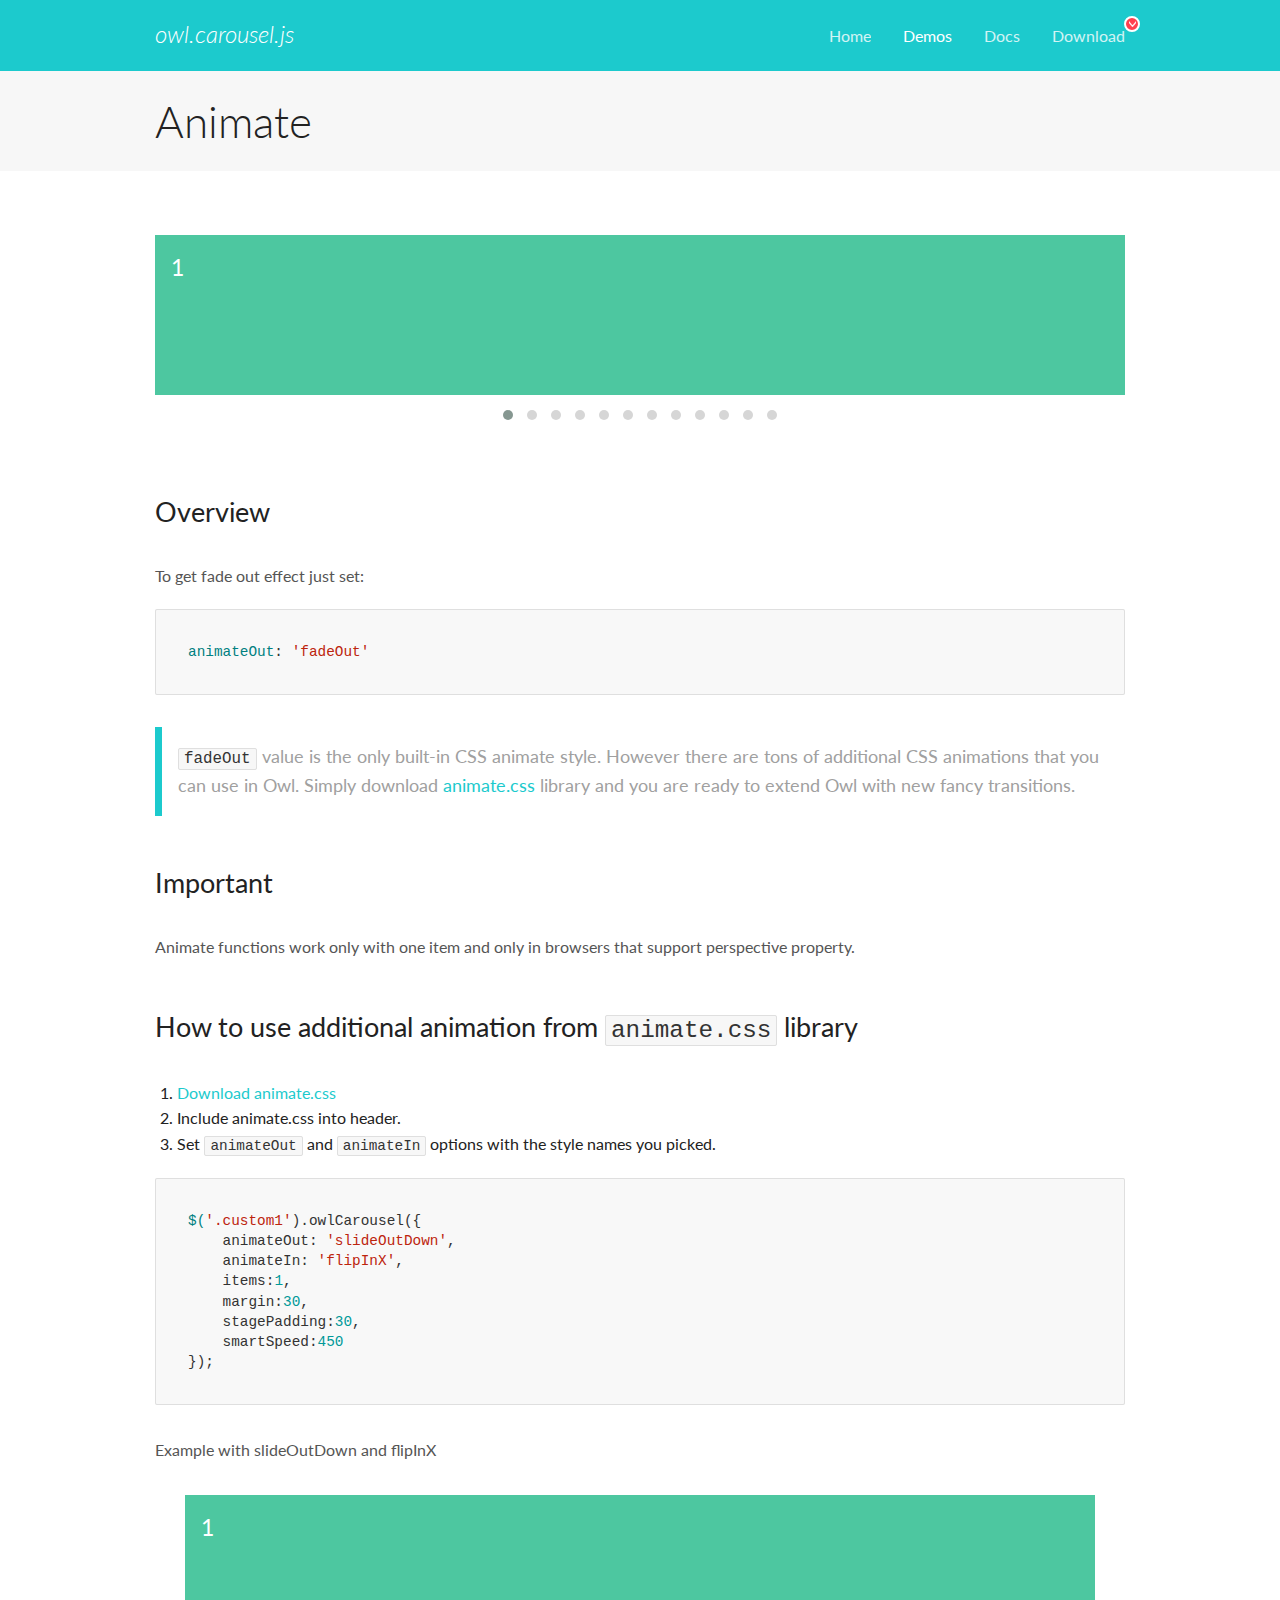
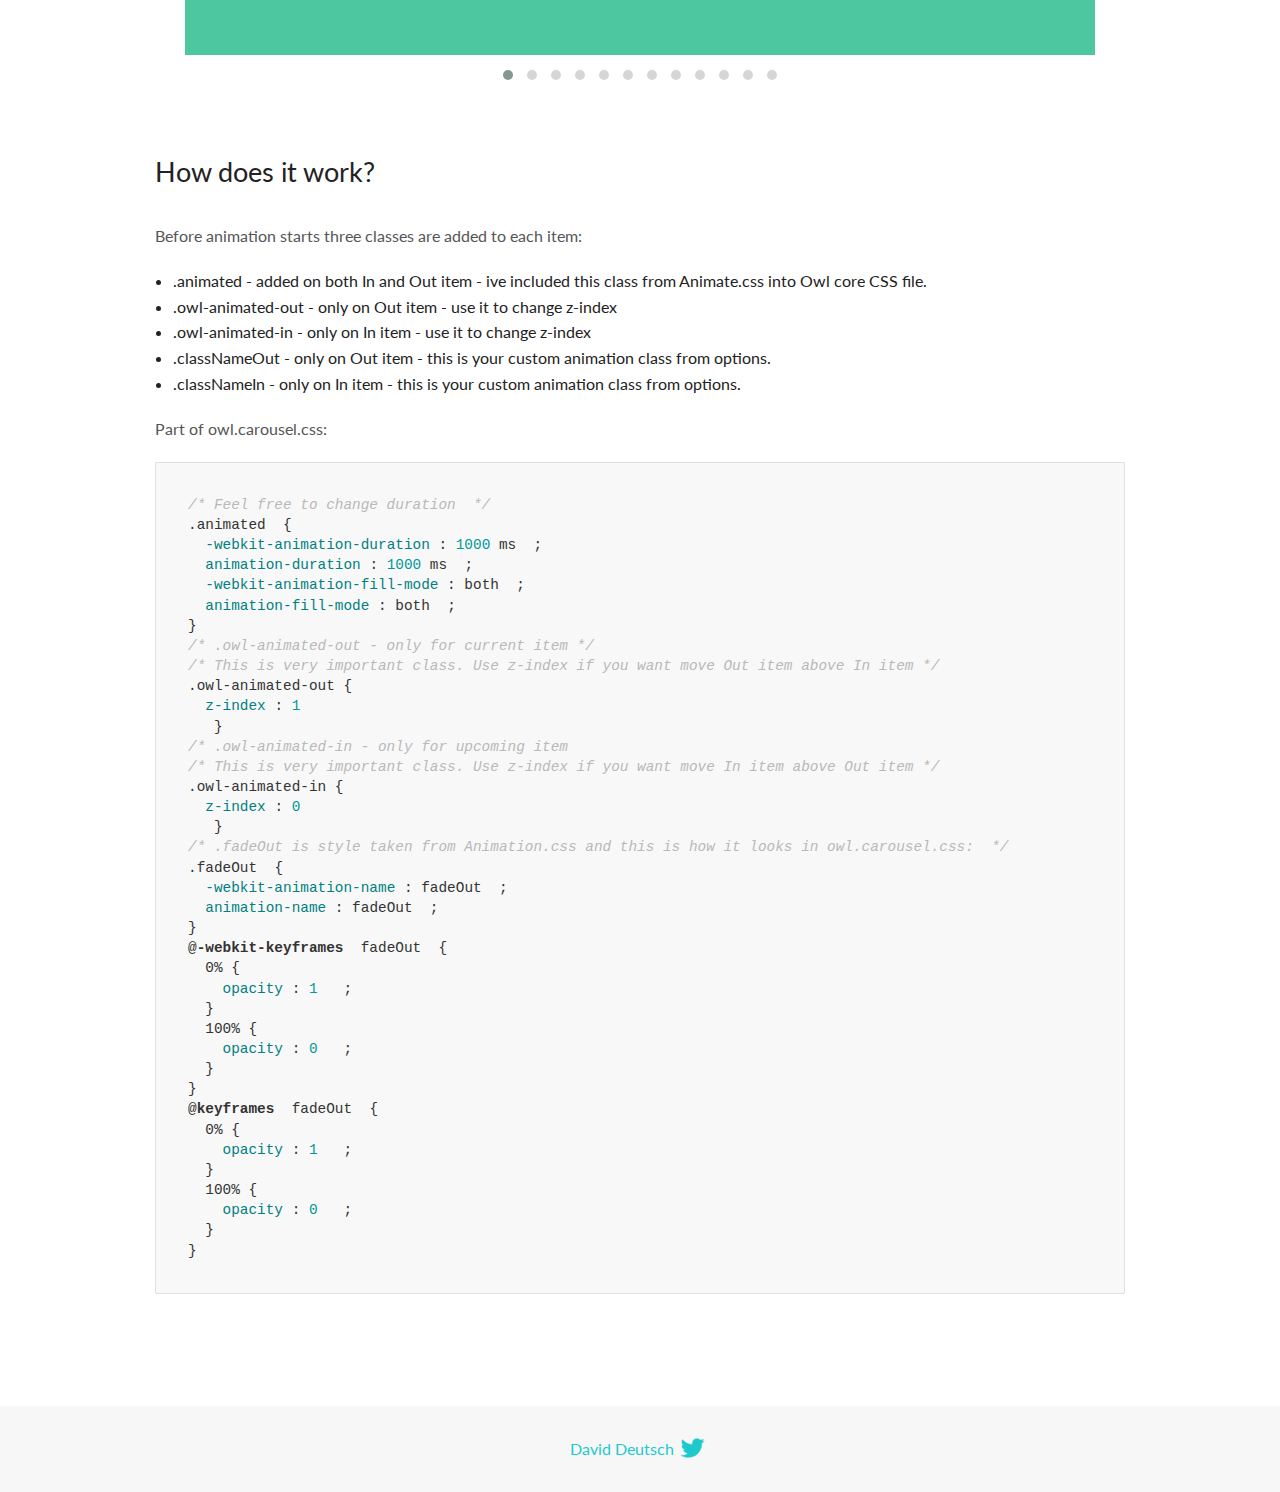
<file: portfolio/05abib/js/OwlCarousel/docs/demos/animate.html>
<!DOCTYPE html>
<html lang="en">
  <head>

    <!-- head -->
    <meta charset="utf-8">
    <meta name="msapplication-tap-highlight" content="no" />
    <meta name="viewport" content="width=device-width, initial-scale=1.0" />
    <meta name="description" content="Animate carousel">
    <meta name="author" content="David Deutsch">
    <title>
      Animate Demo | Owl Carousel | 2.3.4
    </title>

    <!-- Stylesheets -->
    <link href='https://fonts.googleapis.com/css?family=Lato:300,400,700,400italic,300italic' rel='stylesheet' type='text/css'>
    <link rel="stylesheet" href="../assets/css/docs.theme.min.css">

    <!-- Owl Stylesheets -->
    <link rel="stylesheet" href="../assets/owlcarousel/assets/owl.carousel.min.css">
    <link rel="stylesheet" href="../assets/owlcarousel/assets/owl.theme.default.min.css">

    <!-- HTML5 shim and Respond.js IE8 support of HTML5 elements and media queries -->

    <!--[if lt IE 9]>
      <script src="https://oss.maxcdn.com/libs/html5shiv/3.7.0/html5shiv.js"></script>
      <script src="https://oss.maxcdn.com/libs/respond.js/1.3.0/respond.min.js"></script>
    <![endif]-->

    <!-- Favicons -->
    <link rel="apple-touch-icon-precomposed" sizes="144x144" href="../assets/ico/apple-touch-icon-144-precomposed.png">
    <link rel="shortcut icon" href="../assets/ico/favicon.png">
    <link rel="shortcut icon" href="favicon.ico">

    <!-- Yeah i know js should not be in header. Its required for demos.-->

    <!-- javascript -->
    <script src="../assets/vendors/jquery.min.js"></script>
    <script src="../assets/owlcarousel/owl.carousel.js"></script>
  </head>
  <body>

    <!-- header -->
    <header class="header">
      <div class="row">
        <div class="large-12 columns">
          <div class="brand left">
            <h3>
              <a href="/OwlCarousel2/">owl.carousel.js</a> 
            </h3>
          </div>
          <a id="toggle-nav" class="right">
            <span></span> <span></span> <span></span> 
          </a> 
          <div class="nav-bar">
            <ul class="clearfix">
              <li> <a href="/OwlCarousel2/index.html">Home</a>  </li>
              <li class="active">
                <a href="/OwlCarousel2/demos/demos.html">Demos</a> 
              </li>
              <li> <a href="/OwlCarousel2/docs/started-welcome.html">Docs</a>  </li>
              <li>
                <a href="https://github.com/OwlCarousel2/OwlCarousel2/archive/2.3.4.zip">Download</a> 
                <span class="download"></span> 
              </li>
            </ul>
          </div>
        </div>
      </div>
    </header>

    <!-- title -->
    <section class="title">
      <div class="row">
        <div class="large-12 columns">
          <h1>Animate</h1>
        </div>
      </div>
    </section>

    <!--  Demos -->
    <section id="demos">
      <div class="row">
        <div class="large-12 columns">
          <div class="fadeOut owl-carousel owl-theme">
            <div class="item">
              <h4>1</h4>
            </div>
            <div class="item">
              <h4>2</h4>
            </div>
            <div class="item">
              <h4>3</h4>
            </div>
            <div class="item">
              <h4>4</h4>
            </div>
            <div class="item">
              <h4>5</h4>
            </div>
            <div class="item">
              <h4>6</h4>
            </div>
            <div class="item">
              <h4>7</h4>
            </div>
            <div class="item">
              <h4>8</h4>
            </div>
            <div class="item">
              <h4>9</h4>
            </div>
            <div class="item">
              <h4>10</h4>
            </div>
            <div class="item">
              <h4>11</h4>
            </div>
            <div class="item">
              <h4>12</h4>
            </div>
          </div>
          <h3 id="overview">Overview</h3>
          <p>To get fade out effect just set:</p>
          <pre><code>animateOut: &#39;fadeOut&#39;</code></pre>
          <blockquote>
            <p><code>fadeOut</code> value is the only built-in CSS animate style. However there are tons of additional CSS animations that you can use in Owl. Simply download
              <a href="https://daneden.github.io/animate.css/">animate.css</a>  library and you are ready to extend Owl with new fancy transitions.</p>
          </blockquote>
          <h3 id="important">Important</h3>
          <p>Animate functions work only with one item and only in browsers that support perspective property.</p>
          <h3 id="how-to-use-additional-animation-from-animate-css-library">How to use additional animation from <code>animate.css</code> library</h3>
          <ol>
            <li> <a href="https://daneden.github.io/animate.css/">Download animate.css</a>  </li>
            <li>Include animate.css into header.</li>
            <li>Set <code>animateOut</code> and <code>animateIn</code> options with the style names you picked.</li>
          </ol>
          <pre><code>$(&#39;.custom1&#39;).owlCarousel({
    animateOut: &#39;slideOutDown&#39;,
    animateIn: &#39;flipInX&#39;,
    items:1,
    margin:30,
    stagePadding:30,
    smartSpeed:450
});</code></pre>
          <p>Example with slideOutDown and flipInX</p>
          <div class="custom1 owl-carousel owl-theme">
            <div class="item">
              <h4>1</h4>
            </div>
            <div class="item">
              <h4>2</h4>
            </div>
            <div class="item">
              <h4>3</h4>
            </div>
            <div class="item">
              <h4>4</h4>
            </div>
            <div class="item">
              <h4>5</h4>
            </div>
            <div class="item">
              <h4>6</h4>
            </div>
            <div class="item">
              <h4>7</h4>
            </div>
            <div class="item">
              <h4>8</h4>
            </div>
            <div class="item">
              <h4>9</h4>
            </div>
            <div class="item">
              <h4>10</h4>
            </div>
            <div class="item">
              <h4>11</h4>
            </div>
            <div class="item">
              <h4>12</h4>
            </div>
          </div>
          <h3 id="how-does-it-work-">How does it work?</h3>
          <p>Before animation starts three classes are added to each item:</p>
          <ul>
            <li>.animated - added on both In and Out item - ive included this class from Animate.css into Owl core CSS file.</li>
            <li>.owl-animated-out - only on Out item - use it to change z-index</li>
            <li>.owl-animated-in - only on In item - use it to change z-index</li>
            <li>.classNameOut - only on Out item - this is your custom animation class from options.</li>
            <li>.classNameIn - only on In item - this is your custom animation class from options.</li>
          </ul>
          <p>Part of owl.carousel.css:</p>
          <pre><code class="language-css"><span class="comment">/* Feel free to change duration  */</span> 
<span class="class">.animated</span>  <span class="rules">{
  <span class="rule"><span class="attribute">-webkit-animation-duration</span> :<span class="value"> <span class="number">1000</span> ms</span> </span> ;
  <span class="rule"><span class="attribute">animation-duration</span> :<span class="value"> <span class="number">1000</span> ms</span> </span> ;
  <span class="rule"><span class="attribute">-webkit-animation-fill-mode</span> :<span class="value"> both</span> </span> ;
  <span class="rule"><span class="attribute">animation-fill-mode</span> :<span class="value"> both</span> </span> ;
<span class="rule">}</span> </span> 
<span class="comment">/* .owl-animated-out - only for current item */</span> 
<span class="comment">/* This is very important class. Use z-index if you want move Out item above In item */</span> 
<span class="class">.owl-animated-out</span> <span class="rules">{
  <span class="rule"><span class="attribute">z-index</span> :<span class="value"> <span class="number">1</span> 
</span> </span> </span> }
<span class="comment">/* .owl-animated-in - only for upcoming item
/* This is very important class. Use z-index if you want move In item above Out item */</span> 
<span class="class">.owl-animated-in</span> <span class="rules">{
  <span class="rule"><span class="attribute">z-index</span> :<span class="value"> <span class="number">0</span> 
</span> </span> </span> }
<span class="comment">/* .fadeOut is style taken from Animation.css and this is how it looks in owl.carousel.css:  */</span> 
<span class="class">.fadeOut</span>  <span class="rules">{
  <span class="rule"><span class="attribute">-webkit-animation-name</span> :<span class="value"> fadeOut</span> </span> ;
  <span class="rule"><span class="attribute">animation-name</span> :<span class="value"> fadeOut</span> </span> ;
<span class="rule">}</span> </span> 
<span class="at_rule">@<span class="keyword">-webkit-keyframes</span>  fadeOut </span> {
  0% <span class="rules">{
    <span class="rule"><span class="attribute">opacity</span> :<span class="value"> <span class="number">1</span> </span> </span> ;
  <span class="rule">}</span> </span> 
  100% <span class="rules">{
    <span class="rule"><span class="attribute">opacity</span> :<span class="value"> <span class="number">0</span> </span> </span> ;
  <span class="rule">}</span> </span> 
}
<span class="at_rule">@<span class="keyword">keyframes</span>  fadeOut </span> {
  0% <span class="rules">{
    <span class="rule"><span class="attribute">opacity</span> :<span class="value"> <span class="number">1</span> </span> </span> ;
  <span class="rule">}</span> </span> 
  100% <span class="rules">{
    <span class="rule"><span class="attribute">opacity</span> :<span class="value"> <span class="number">0</span> </span> </span> ;
  <span class="rule">}</span> </span> 
}</code></pre>
          <link rel="stylesheet" href="../assets/css/animate.css">
          <script>
            jQuery(document).ready(function($) {
              $('.fadeOut').owlCarousel({
                items: 1,
                animateOut: 'fadeOut',
                loop: true,
                margin: 10,
              });
              $('.custom1').owlCarousel({
                animateOut: 'slideOutDown',
                animateIn: 'flipInX',
                items: 1,
                margin: 30,
                stagePadding: 30,
                smartSpeed: 450
              });
            });
          </script>
        </div>
      </div>
    </section>

    <!-- footer -->
    <footer class="footer">
      <div class="row">
        <div class="large-12 columns">
          <h5>
            <a href="/OwlCarousel2/docs/support-contact.html">David Deutsch</a> 
            <a id="custom-tweet-button" href="https://twitter.com/share?url=https://github.com/OwlCarousel2/OwlCarousel2&text=Owl Carousel - This is so awesome! " target="_blank"></a> 
          </h5>
        </div>
      </div>
    </footer>

    <!-- vendors -->
    <script src="../assets/vendors/highlight.js"></script>
    <script src="../assets/js/app.js"></script>
  </body>
</html>
</file>
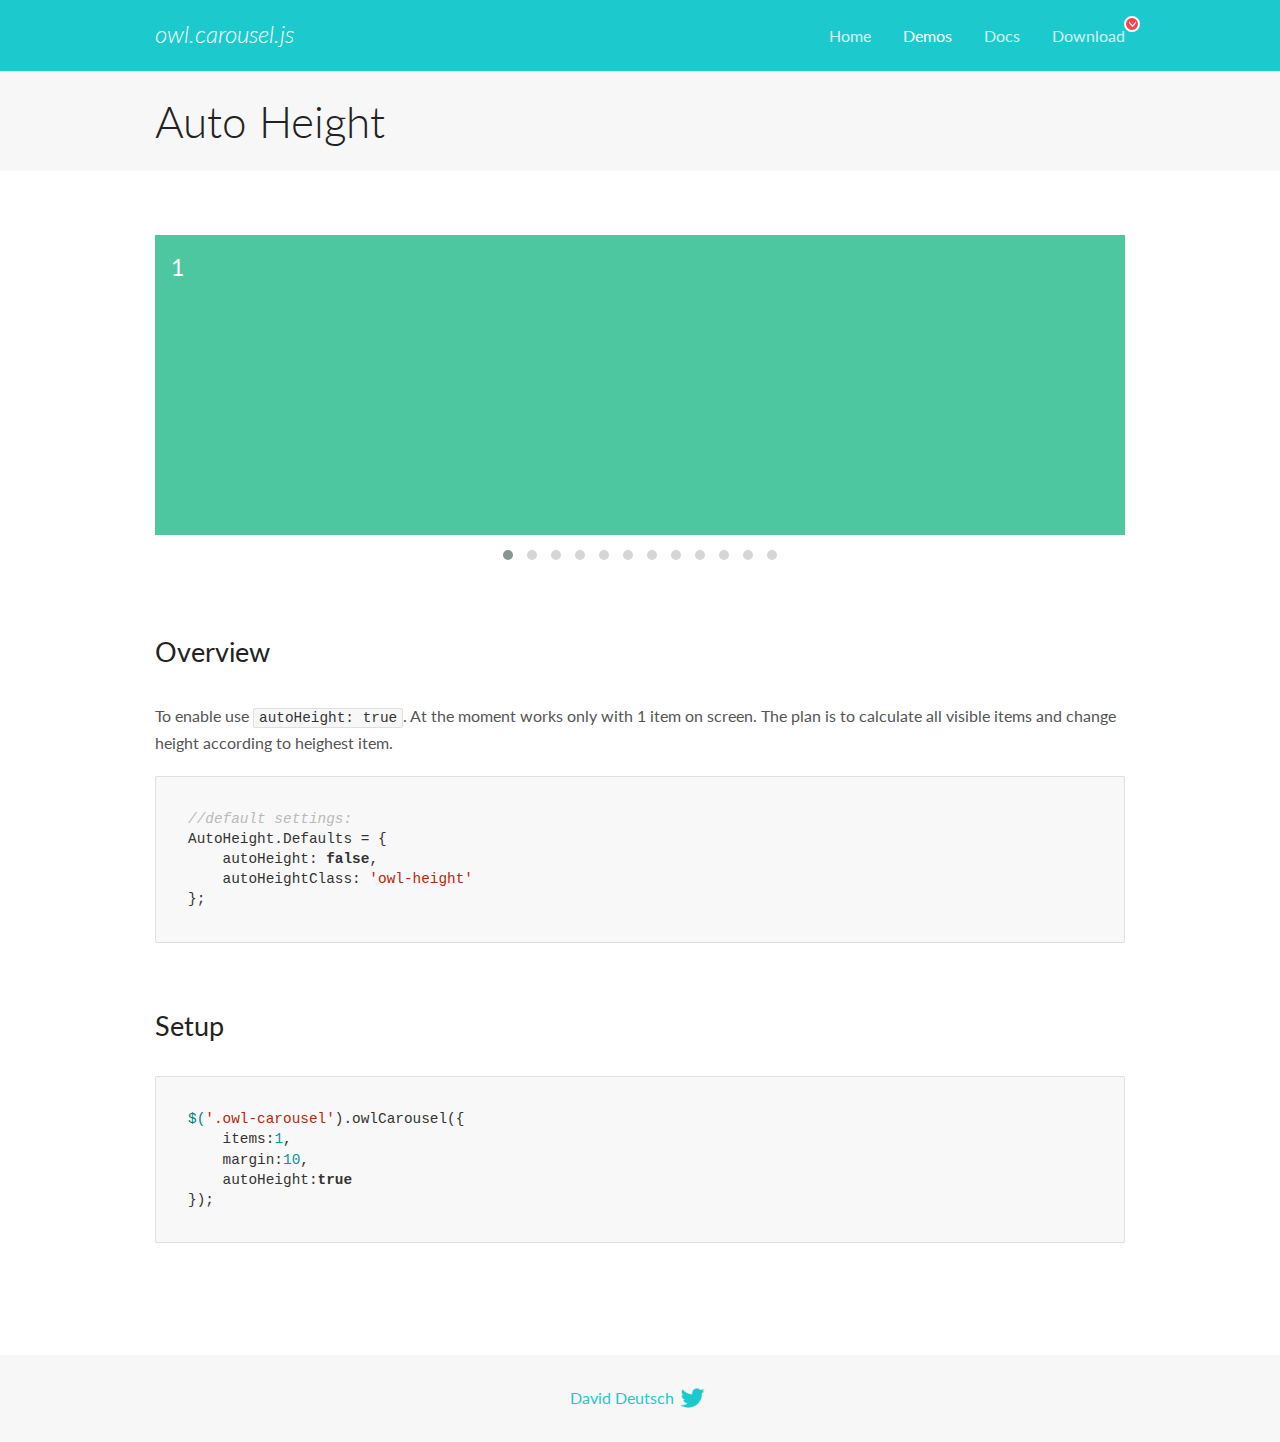
<file: portfolio/05abib/js/OwlCarousel/docs/demos/autoheight.html>
<!DOCTYPE html>
<html lang="en">
  <head>

    <!-- head -->
    <meta charset="utf-8">
    <meta name="msapplication-tap-highlight" content="no" />
    <meta name="viewport" content="width=device-width, initial-scale=1.0" />
    <meta name="description" content="autoHeight usage demo">
    <meta name="author" content="David Deutsch">
    <title>
      Auto Height Demo | Owl Carousel | 2.3.4
    </title>

    <!-- Stylesheets -->
    <link href='https://fonts.googleapis.com/css?family=Lato:300,400,700,400italic,300italic' rel='stylesheet' type='text/css'>
    <link rel="stylesheet" href="../assets/css/docs.theme.min.css">

    <!-- Owl Stylesheets -->
    <link rel="stylesheet" href="../assets/owlcarousel/assets/owl.carousel.min.css">
    <link rel="stylesheet" href="../assets/owlcarousel/assets/owl.theme.default.min.css">

    <!-- HTML5 shim and Respond.js IE8 support of HTML5 elements and media queries -->

    <!--[if lt IE 9]>
      <script src="https://oss.maxcdn.com/libs/html5shiv/3.7.0/html5shiv.js"></script>
      <script src="https://oss.maxcdn.com/libs/respond.js/1.3.0/respond.min.js"></script>
    <![endif]-->

    <!-- Favicons -->
    <link rel="apple-touch-icon-precomposed" sizes="144x144" href="../assets/ico/apple-touch-icon-144-precomposed.png">
    <link rel="shortcut icon" href="../assets/ico/favicon.png">
    <link rel="shortcut icon" href="favicon.ico">

    <!-- Yeah i know js should not be in header. Its required for demos.-->

    <!-- javascript -->
    <script src="../assets/vendors/jquery.min.js"></script>
    <script src="../assets/owlcarousel/owl.carousel.js"></script>
  </head>
  <body>

    <!-- header -->
    <header class="header">
      <div class="row">
        <div class="large-12 columns">
          <div class="brand left">
            <h3>
              <a href="/OwlCarousel2/">owl.carousel.js</a> 
            </h3>
          </div>
          <a id="toggle-nav" class="right">
            <span></span> <span></span> <span></span> 
          </a> 
          <div class="nav-bar">
            <ul class="clearfix">
              <li> <a href="/OwlCarousel2/index.html">Home</a>  </li>
              <li class="active">
                <a href="/OwlCarousel2/demos/demos.html">Demos</a> 
              </li>
              <li> <a href="/OwlCarousel2/docs/started-welcome.html">Docs</a>  </li>
              <li>
                <a href="https://github.com/OwlCarousel2/OwlCarousel2/archive/2.3.4.zip">Download</a> 
                <span class="download"></span> 
              </li>
            </ul>
          </div>
        </div>
      </div>
    </header>

    <!-- title -->
    <section class="title">
      <div class="row">
        <div class="large-12 columns">
          <h1>Auto Height</h1>
        </div>
      </div>
    </section>

    <!--  Demos -->
    <section id="demos">
      <div class="row">
        <div class="large-12 columns">
          <div class="owl-carousel owl-theme">
            <div class="item" style="height:300px">
              <h4>1</h4>
            </div>
            <div class="item" style="height:100px">
              <h4>2</h4>
            </div>
            <div class="item" style="height:500px">
              <h4>3</h4>
            </div>
            <div class="item" style="height:250px">
              <h4>4</h4>
            </div>
            <div class="item" style="height:400px">
              <h4>5</h4>
            </div>
            <div class="item" style="height:500px">
              <h4>6</h4>
            </div>
            <div class="item" style="height:600px">
              <h4>7</h4>
            </div>
            <div class="item" style="height:400px">
              <h4>8</h4>
            </div>
            <div class="item" style="height:300px">
              <h4>9</h4>
            </div>
            <div class="item" style="height:350px">
              <h4>10</h4>
            </div>
            <div class="item" style="height:200px">
              <h4>11</h4>
            </div>
            <div class="item" style="height:150px">
              <h4>12</h4>
            </div>
          </div>
          <h3 id="overview">Overview</h3>
          <p>To enable use <code>autoHeight: true</code>. At the moment works only with 1 item on screen. The plan is to calculate all visible items and change height according to heighest item.</p>
          <pre><code>//default settings:
AutoHeight.Defaults = {
    autoHeight: false,
    autoHeightClass: &#39;owl-height&#39;
};</code></pre>
          <h3 id="setup">Setup</h3>
          <pre><code>$(&#39;.owl-carousel&#39;).owlCarousel({
    items:1,
    margin:10,
    autoHeight:true
});</code></pre>
          <script>
            $(document).ready(function() {
              $('.owl-carousel').owlCarousel({
                items: 1,
                margin: 10,
                autoHeight: true
              });
            })
          </script>
        </div>
      </div>
    </section>

    <!-- footer -->
    <footer class="footer">
      <div class="row">
        <div class="large-12 columns">
          <h5>
            <a href="/OwlCarousel2/docs/support-contact.html">David Deutsch</a> 
            <a id="custom-tweet-button" href="https://twitter.com/share?url=https://github.com/OwlCarousel2/OwlCarousel2&text=Owl Carousel - This is so awesome! " target="_blank"></a> 
          </h5>
        </div>
      </div>
    </footer>

    <!-- vendors -->
    <script src="../assets/vendors/highlight.js"></script>
    <script src="../assets/js/app.js"></script>
  </body>
</html>
</file>
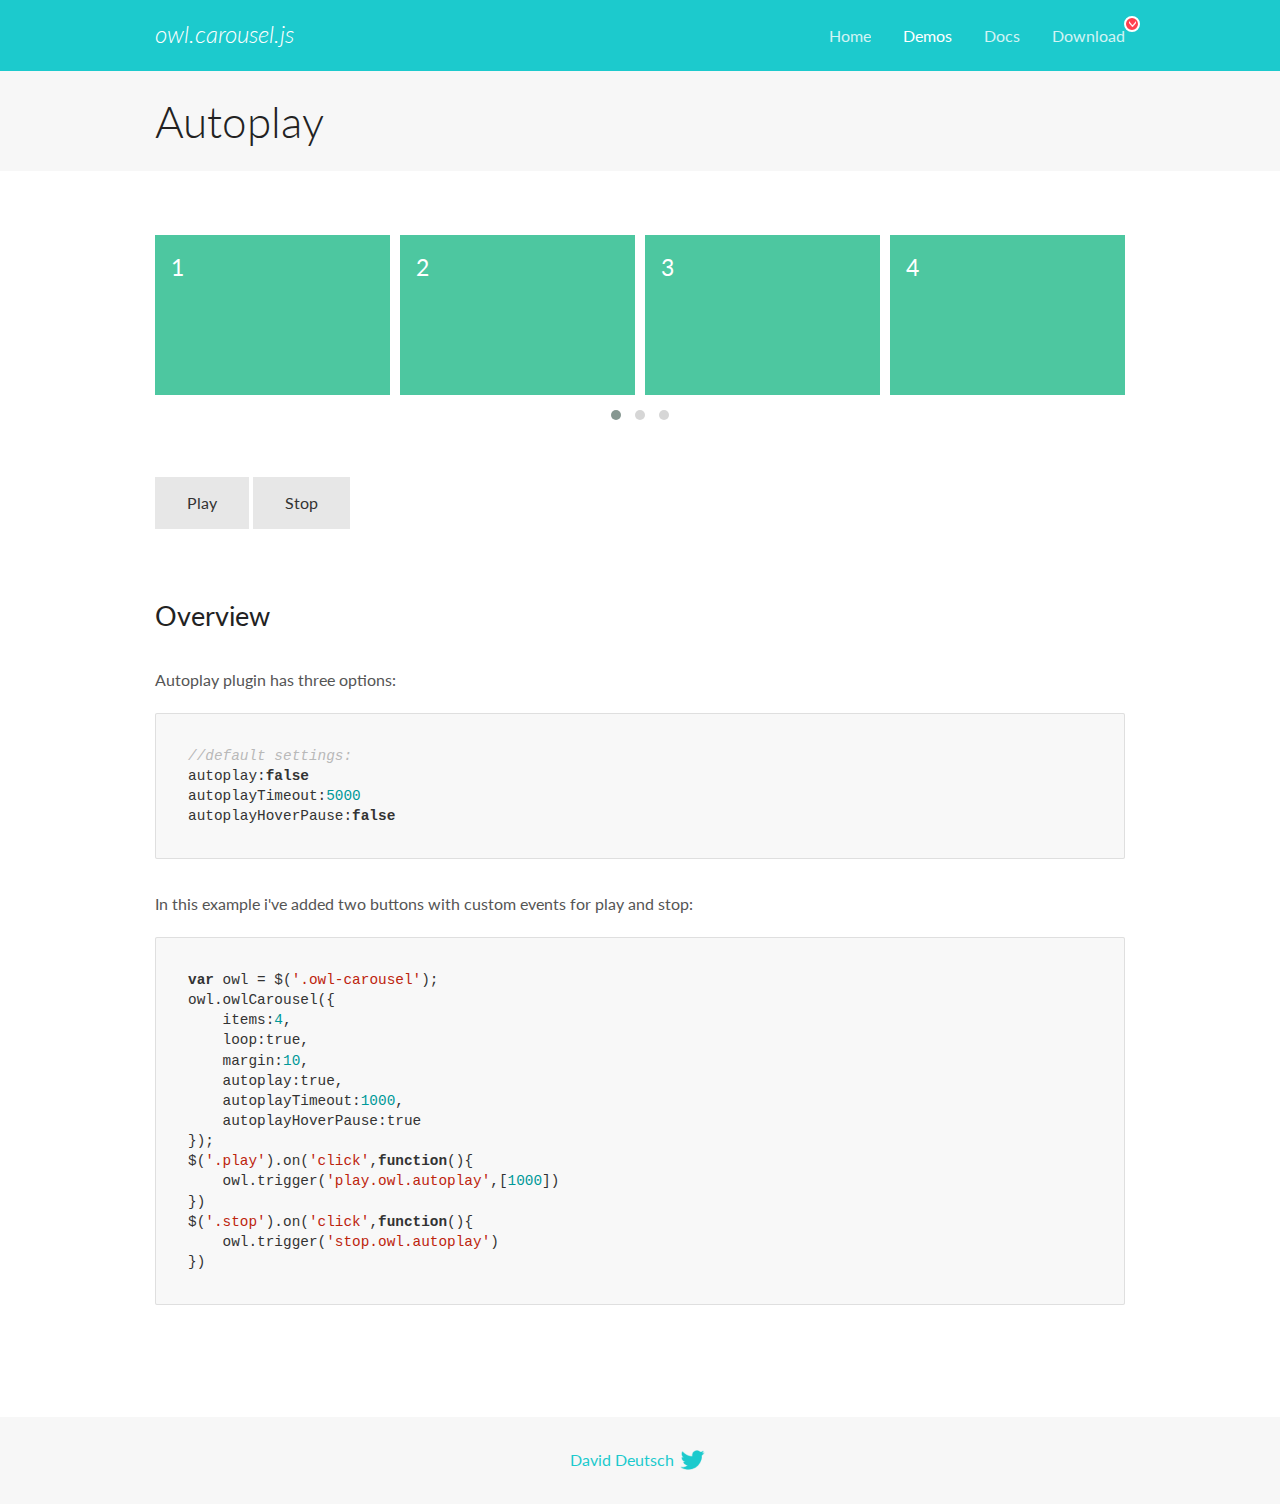
<file: portfolio/05abib/js/OwlCarousel/docs/demos/autoplay.html>
<!DOCTYPE html>
<html lang="en">
  <head>

    <!-- head -->
    <meta charset="utf-8">
    <meta name="msapplication-tap-highlight" content="no" />
    <meta name="viewport" content="width=device-width, initial-scale=1.0" />
    <meta name="description" content="Autoplay usage demo">
    <meta name="author" content="David Deutsch">
    <title>
      Autoplay Demo | Owl Carousel | 2.3.4
    </title>

    <!-- Stylesheets -->
    <link href='https://fonts.googleapis.com/css?family=Lato:300,400,700,400italic,300italic' rel='stylesheet' type='text/css'>
    <link rel="stylesheet" href="../assets/css/docs.theme.min.css">

    <!-- Owl Stylesheets -->
    <link rel="stylesheet" href="../assets/owlcarousel/assets/owl.carousel.min.css">
    <link rel="stylesheet" href="../assets/owlcarousel/assets/owl.theme.default.min.css">

    <!-- HTML5 shim and Respond.js IE8 support of HTML5 elements and media queries -->

    <!--[if lt IE 9]>
      <script src="https://oss.maxcdn.com/libs/html5shiv/3.7.0/html5shiv.js"></script>
      <script src="https://oss.maxcdn.com/libs/respond.js/1.3.0/respond.min.js"></script>
    <![endif]-->

    <!-- Favicons -->
    <link rel="apple-touch-icon-precomposed" sizes="144x144" href="../assets/ico/apple-touch-icon-144-precomposed.png">
    <link rel="shortcut icon" href="../assets/ico/favicon.png">
    <link rel="shortcut icon" href="favicon.ico">

    <!-- Yeah i know js should not be in header. Its required for demos.-->

    <!-- javascript -->
    <script src="../assets/vendors/jquery.min.js"></script>
    <script src="../assets/owlcarousel/owl.carousel.js"></script>
  </head>
  <body>

    <!-- header -->
    <header class="header">
      <div class="row">
        <div class="large-12 columns">
          <div class="brand left">
            <h3>
              <a href="/OwlCarousel2/">owl.carousel.js</a> 
            </h3>
          </div>
          <a id="toggle-nav" class="right">
            <span></span> <span></span> <span></span> 
          </a> 
          <div class="nav-bar">
            <ul class="clearfix">
              <li> <a href="/OwlCarousel2/index.html">Home</a>  </li>
              <li class="active">
                <a href="/OwlCarousel2/demos/demos.html">Demos</a> 
              </li>
              <li> <a href="/OwlCarousel2/docs/started-welcome.html">Docs</a>  </li>
              <li>
                <a href="https://github.com/OwlCarousel2/OwlCarousel2/archive/2.3.4.zip">Download</a> 
                <span class="download"></span> 
              </li>
            </ul>
          </div>
        </div>
      </div>
    </header>

    <!-- title -->
    <section class="title">
      <div class="row">
        <div class="large-12 columns">
          <h1>Autoplay</h1>
        </div>
      </div>
    </section>

    <!--  Demos -->
    <section id="demos">
      <div class="row">
        <div class="large-12 columns">
          <div class="owl-carousel owl-theme">
            <div class="item">
              <h4>1</h4>
            </div>
            <div class="item">
              <h4>2</h4>
            </div>
            <div class="item">
              <h4>3</h4>
            </div>
            <div class="item">
              <h4>4</h4>
            </div>
            <div class="item">
              <h4>5</h4>
            </div>
            <div class="item">
              <h4>6</h4>
            </div>
            <div class="item">
              <h4>7</h4>
            </div>
            <div class="item">
              <h4>8</h4>
            </div>
            <div class="item">
              <h4>9</h4>
            </div>
            <div class="item">
              <h4>10</h4>
            </div>
            <div class="item">
              <h4>11</h4>
            </div>
            <div class="item">
              <h4>12</h4>
            </div>
          </div>
          <a class="button secondary play">Play</a> 
          <a class="button secondary stop">Stop</a> 
          <h3 id="overview">Overview</h3>
          <p>Autoplay plugin has three options:</p>
          <pre><code>//default settings:
autoplay:false
autoplayTimeout:5000
autoplayHoverPause:false</code></pre>
          <p>In this example i&#39;ve added two buttons with custom events for play and stop:</p>
          <pre><code>var owl = $(&#39;.owl-carousel&#39;);
owl.owlCarousel({
    items:4,
    loop:true,
    margin:10,
    autoplay:true,
    autoplayTimeout:1000,
    autoplayHoverPause:true
});
$(&#39;.play&#39;).on(&#39;click&#39;,function(){
    owl.trigger(&#39;play.owl.autoplay&#39;,[1000])
})
$(&#39;.stop&#39;).on(&#39;click&#39;,function(){
    owl.trigger(&#39;stop.owl.autoplay&#39;)
})</code></pre>
          <script>
            $(document).ready(function() {
              var owl = $('.owl-carousel');
              owl.owlCarousel({
                items: 4,
                loop: true,
                margin: 10,
                autoplay: true,
                autoplayTimeout: 1000,
                autoplayHoverPause: true
              });
              $('.play').on('click', function() {
                owl.trigger('play.owl.autoplay', [1000])
              })
              $('.stop').on('click', function() {
                owl.trigger('stop.owl.autoplay')
              })
            })
          </script>
        </div>
      </div>
    </section>

    <!-- footer -->
    <footer class="footer">
      <div class="row">
        <div class="large-12 columns">
          <h5>
            <a href="/OwlCarousel2/docs/support-contact.html">David Deutsch</a> 
            <a id="custom-tweet-button" href="https://twitter.com/share?url=https://github.com/OwlCarousel2/OwlCarousel2&text=Owl Carousel - This is so awesome! " target="_blank"></a> 
          </h5>
        </div>
      </div>
    </footer>

    <!-- vendors -->
    <script src="../assets/vendors/highlight.js"></script>
    <script src="../assets/js/app.js"></script>
  </body>
</html>
</file>
<file: js/LC-Lightbox-LITE-master/skins/minimal.css>
.lcl_minimal #lcl_window,
.lcl_minimal.lcl_txt_under #lcl_txt,
.lcl_minimal.lcl_txt_rside:not(.lcl_force_txt_over) #lcl_txt,
.lcl_minimal.lcl_txt_lside:not(.lcl_force_txt_over) #lcl_txt {
	background-color: #3d3d3d;	
}
.lcl_minimal #lcl_subj {
	background-color: #474747;	
}
.lcl_minimal.lcl_fullscreen_mode #lcl_subj {
	background-color: #252525;	
}

.lcl_minimal #lcl_loader > span {
	border-color: #999 #999 transparent;
}

.lcl_minimal.lcl_txt_rside:not(.lcl_force_txt_over) #lcl_txt:after, 
.lcl_minimal.lcl_txt_lside:not(.lcl_force_txt_over) #lcl_txt:after {
	width: 1px;	
}


/* COMMANDS */
.lcl_minimal #lcl_nav_cmd,
.lcl_minimal .lcl_outer_cmd #lcl_nav_cmd,
.lcl_minimal .lcl_forced_outer_cmd #lcl_nav_cmd {
	padding: 4px !important;	
}
.lcl_minimal #lcl_nav_cmd:before {
    content: "";
	background: rgba(0, 0, 0, 0.4);
    height: 42px;
    left: 0;
    position: absolute;
    right: 0;
    top: 0;
}
.lcl_minimal.lcl_fullscreen_mode[lcl-type=iframe] #lcl_nav_cmd:before {
	background: #3d3d3d;
}
.lcl_minimal.lcl_fullscreen_mode[lcl-type=iframe] #lcl_subj {
	top: 42px;	
}
.lcl_minimal .lcl_close {
    margin-left: 14px !important;
}
.lcl_minimal .lcl_zoom_in {
    margin-right: 14px !important;
}
@media screen and (min-width:450px) { 
	.lcl_minimal .lcl_close {
		margin-left: 28px !important;
	}
	.lcl_minimal .lcl_zoom_in {
		margin-right: 28px !important;
	}
	.lcl_minimal.lcl_inner_cmd:not(.lcl_on_mobile) #lcl_nav_cmd:before,
	.lcl_minimal.lcl_fullscreen_mode.lcl_outer_cmd:not(.lcl_on_mobile):not([lcl-type=iframe]):not([lcl-type=html]) #lcl_nav_cmd:before {
		opacity: 0;
		
		-webkit-transition: opacity .2s ease-in .5s; 
		transition: 		opacity .2s ease-in .5s;	
	}
	.lcl_minimal:not(.lcl_on_mobile) #lcl_window:hover #lcl_nav_cmd:before,
	.lcl_minimal.lcl_fullscreen_mode.lcl_outer_cmd:not(.lcl_on_mobile):not([lcl-type=iframe]):not([lcl-type=html]):hover #lcl_nav_cmd:before {
		opacity: 1;
		
		-webkit-transition: all .2s ease-in 0s; 
		transition: 		all .2s ease-in 0s;
	}
}
.lcl_minimal #lcl_nav_cmd .lcl_icon {
	color: #fafafa;
	background: transparent;
	border-radius: 0 !important;
	border: none !important;
	box-shadow: none !important;
	margin: 3px;	
}
@media screen and (max-width:475px) { 
	.lcl_minimal #lcl_nav_cmd .lcl_icon {
		margin: 3px 0;	
	}
	.lcl_minimal .lcl_counter {
    	letter-spacing: -1px;
	}
}
@media screen and (max-width:400px) { 
	.lcl_minimal #lcl_nav_cmd .lcl_icon {
		width: 24px;
	}
}
.lcl_minimal #lcl_nav_cmd .lcl_icon:before,
.lcl_minimal #lcl_nav_cmd .lcl_icon * {
	text-shadow: 0 0 2px rgba(0, 0, 0, .6); 	
}
.lcl_minimal .lcl_icon:not(.lcl_counter):after {
	background: #cfcfcf;
}
.lcl_minimal#lcl_wrap:not(.lcl_on_mobile) .lcl_icon:not(.lcl_counter):not(a):hover:before {
	color: #fff;
	text-shadow: none; 	
}
.lcl_minimal:not(.lcl_on_mobile) .lcl_icon:not(.lcl_counter):after,
.lcl_minimal:not(.lcl_on_mobile) .lcl_icon:not(.lcl_counter):hover:after {
	border-radius: 0;
	top: 0;
	left: 0;
	right: 0;
	bottom: 0;
	background: rgba(0, 0, 0, 0.15) !important;
	box-shadow: 0 0 0 7px rgba(0, 0, 0, 0.15);
}
.lcl_minimal.lcl_nav_btn_middle .lcl_prev:before, 
.lcl_minimal.lcl_nav_btn_middle .lcl_next:before {
    font-size: 28px !important;
}
.lcl_minimal.lcl_nav_btn_middle .lcl_prev:after,
.lcl_minimal.lcl_nav_btn_middle .lcl_next:after {
	box-shadow: none !important;
}
.lcl_minimal.lcl_nav_btn_middle .lcl_next:after, .lcl_minimal.lcl_nav_btn_middle .lcl_prev:after,
.lcl_minimal.lcl_nav_btn_middle:not(.lcl_on_mobile) .lcl_next:hover:after, .lcl_minimal.lcl_nav_btn_middle .lcl_prev:hover:after {
	background: rgba(0, 0, 0, 0.3) !important;
}
.lcl_minimal .lcl_counter {
	font-size: 13px;
	line-height: 28px;	
}


/* alternative inner close button */
.lcl_minimal #lcl_corner_close {
	background: #303030;
    border-color: transparent !important;
    border-radius: 0 !important;
   
	-webkit-transform: 	rotate(45deg);
	-ms-transform: 		rotate(45deg);
	transform: 			rotate(45deg);
}
.lcl_minimal #lcl_corner_close:before {
	color: #eee;
	
	-webkit-transform: 	rotate(45deg);
	-ms-transform: 		rotate(45deg);
	transform: 			rotate(45deg);
}
.lcl_minimal:not(.lcl_on_mobile) #lcl_corner_close:hover:before {
	-webkit-transform: 	rotate(225deg);
	-ms-transform: 		rotate(225deg);
	transform: 			rotate(225deg);
}


/* TEXTS */
.lcl_minimal #lcl_txt * {
	font-family: Arial,​ 'sans-serif';	
	color: #ddd;
}
.lcl_minimal #lcl_title {
	color: #eee;	
}
.lcl_minimal #lcl_author {
	color: #bfbfbf;	
}
.lcl_minimal .lcl_txt_border {
	border-bottom: 1px dotted #666 !important;	
}

/* text over */
.lcl_minimal.lcl_force_txt_over #lcl_txt,
.lcl_minimal.lcl_txt_over #lcl_txt {
	background: rgba(26, 26, 26, 0.9);
}
.lcl_minimal.lcl_force_txt_over #lcl_txt:before,
.lcl_minimal.lcl_txt_over #lcl_txt:before {
	background: #444;
}
.lcl_minimal.lcl_force_txt_over #lcl_txt:after, 
.lcl_minimal.lcl_txt_over #lcl_txt:after {
	border-color: #3e3e3e;
}


/* text block shadow */
.lcl_minimal.lcl_txt_rside:not(.lcl_force_txt_over) #lcl_txt:after {
    content: "";
	background: linear-gradient(to right, rgba(0, 0, 0, 0.3) 0%, rgba(0, 0, 0, 0) 100%);
    left: 0;
}
.lcl_minimal.lcl_txt_lside:not(.lcl_force_txt_over) #lcl_txt:after {
    content: "";
	background: linear-gradient(to left, rgba(0, 0, 0, 0.3) 0%, rgba(0, 0, 0, 0) 100%);
    right: 0;
}
.lcl_minimal.lcl_txt_under:not(.lcl_force_txt_over) #lcl_txt::after {
	content: "";
	background: linear-gradient(to bottom, rgba(0, 0, 0, 0.3) 0%, rgba(0, 0, 0, 0) 100%);
    height: 2px;
}



/* TOOLTIP */
.lcl_minimal .lcl_tooltip {
	background: rgba(0,0,0, 0.5);	
}
.lcl_minimal .lcl_tooltip.lcl_tt_bottom:before {
	border-color: transparent transparent #000;	
	opacity: .5;
}
.lcl_minimal .lcl_tooltip.lcl_tt_top:before {
	border-color: #000 transparent transparent;
	opacity: .5;
}

/* SOCIALS VISIBILITY */
.lcl_minimal .lcl_socials_tt a {
	border-color: #666;
}

/* THUMBS NAVIGATOR */
.lcl_minimal .lcl_tn_inner li {
	border-radius: 0;	
}
.lcl_minimal #lcl_thumbs_nav span {
	color: #dfdfdf;
}
.lcl_minimal .lcl_tn_mixed_types li::before {
    background: rgba(0, 0, 0, 0.25);	
}
.lcl_minimal .lcl_tn_mixed_types li:after {
    color: #fff;
}

/* PROGRESSBAR */
.lcl_minimal #lcl_progressbar {
	background: #eee;
}
</file>
